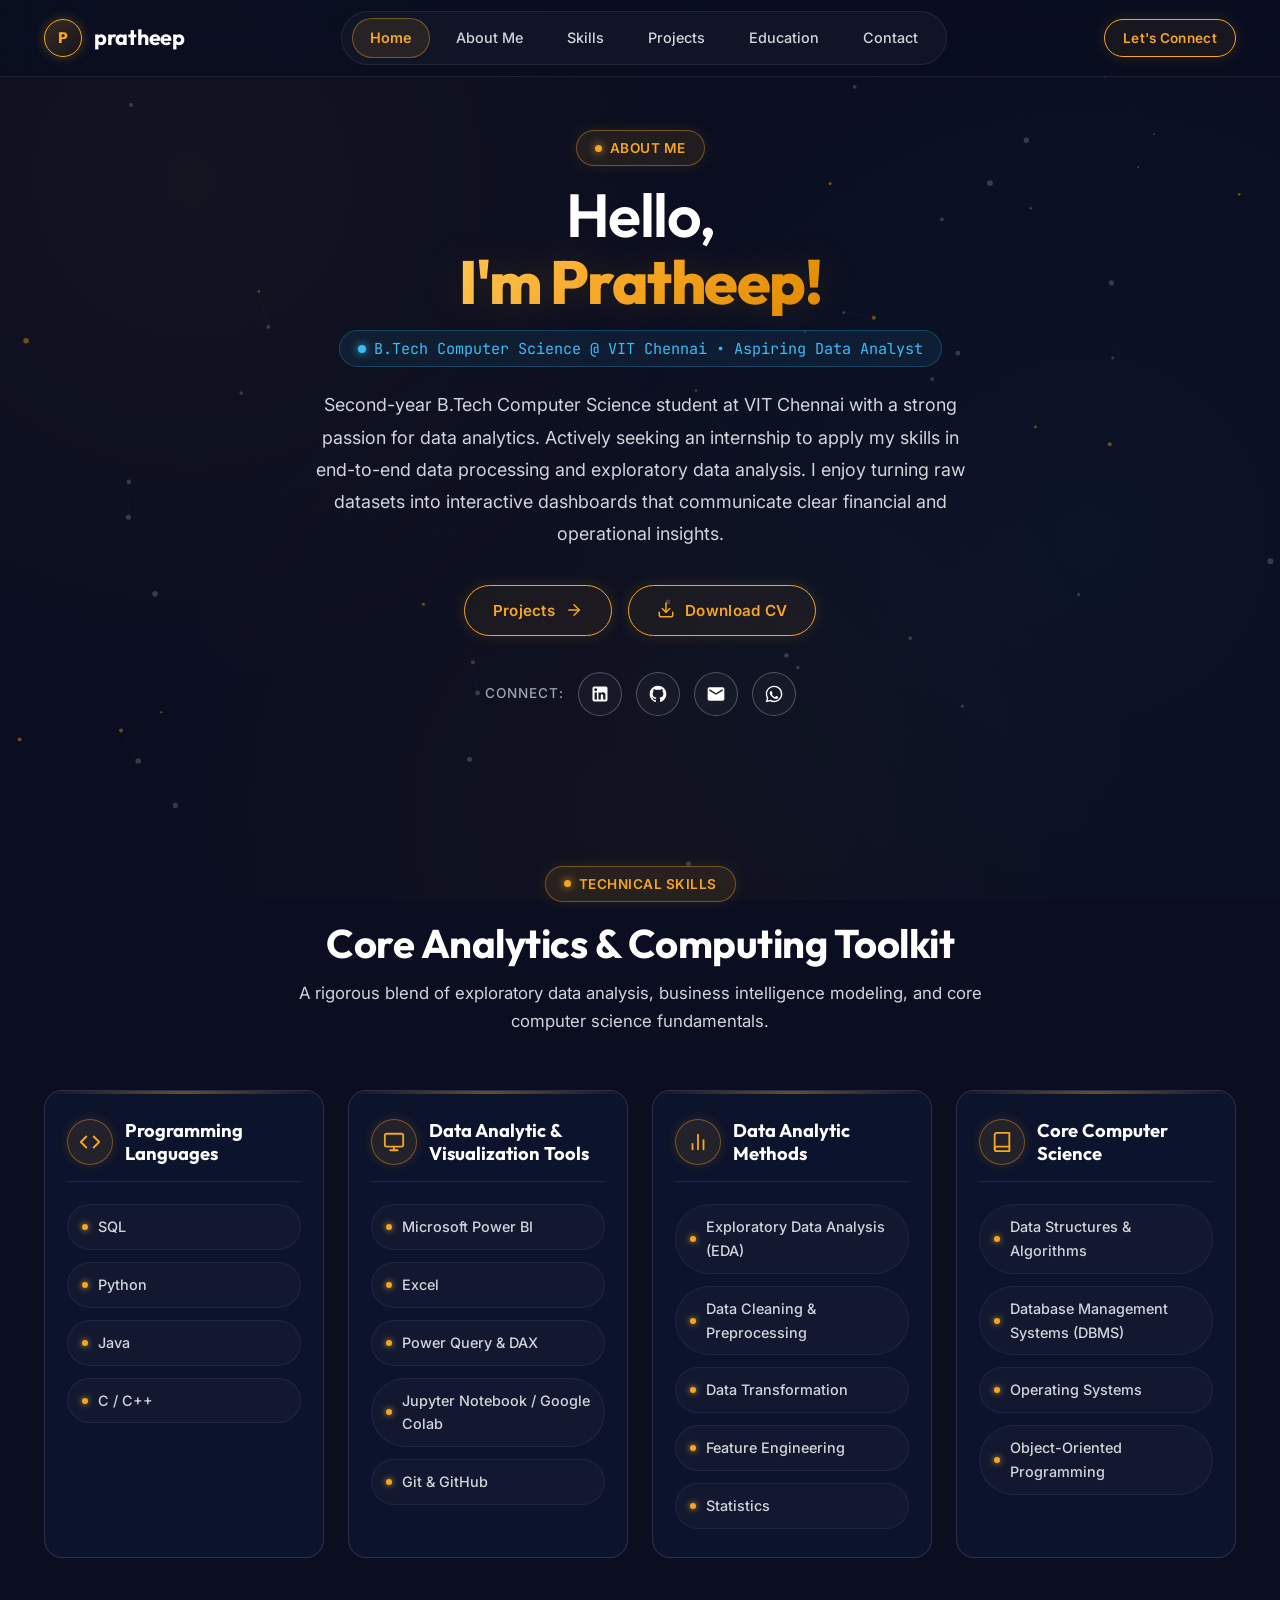
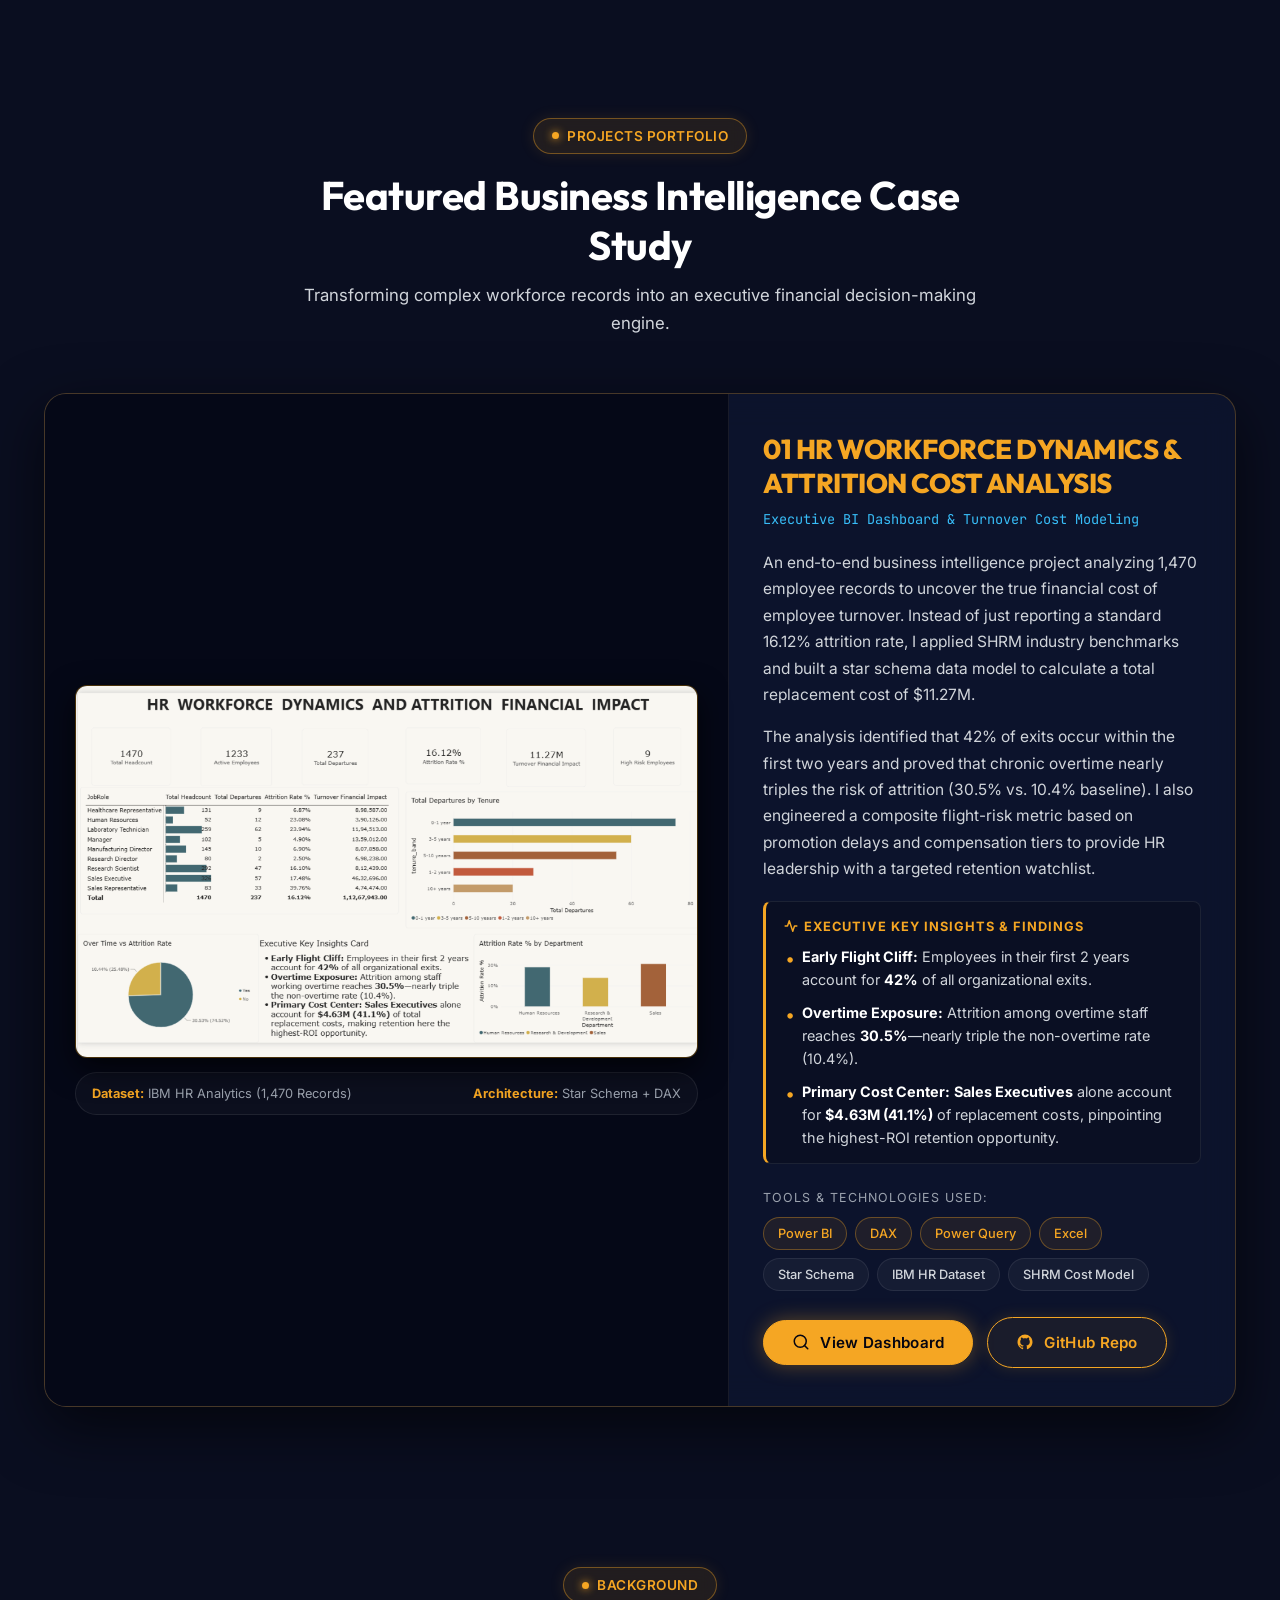
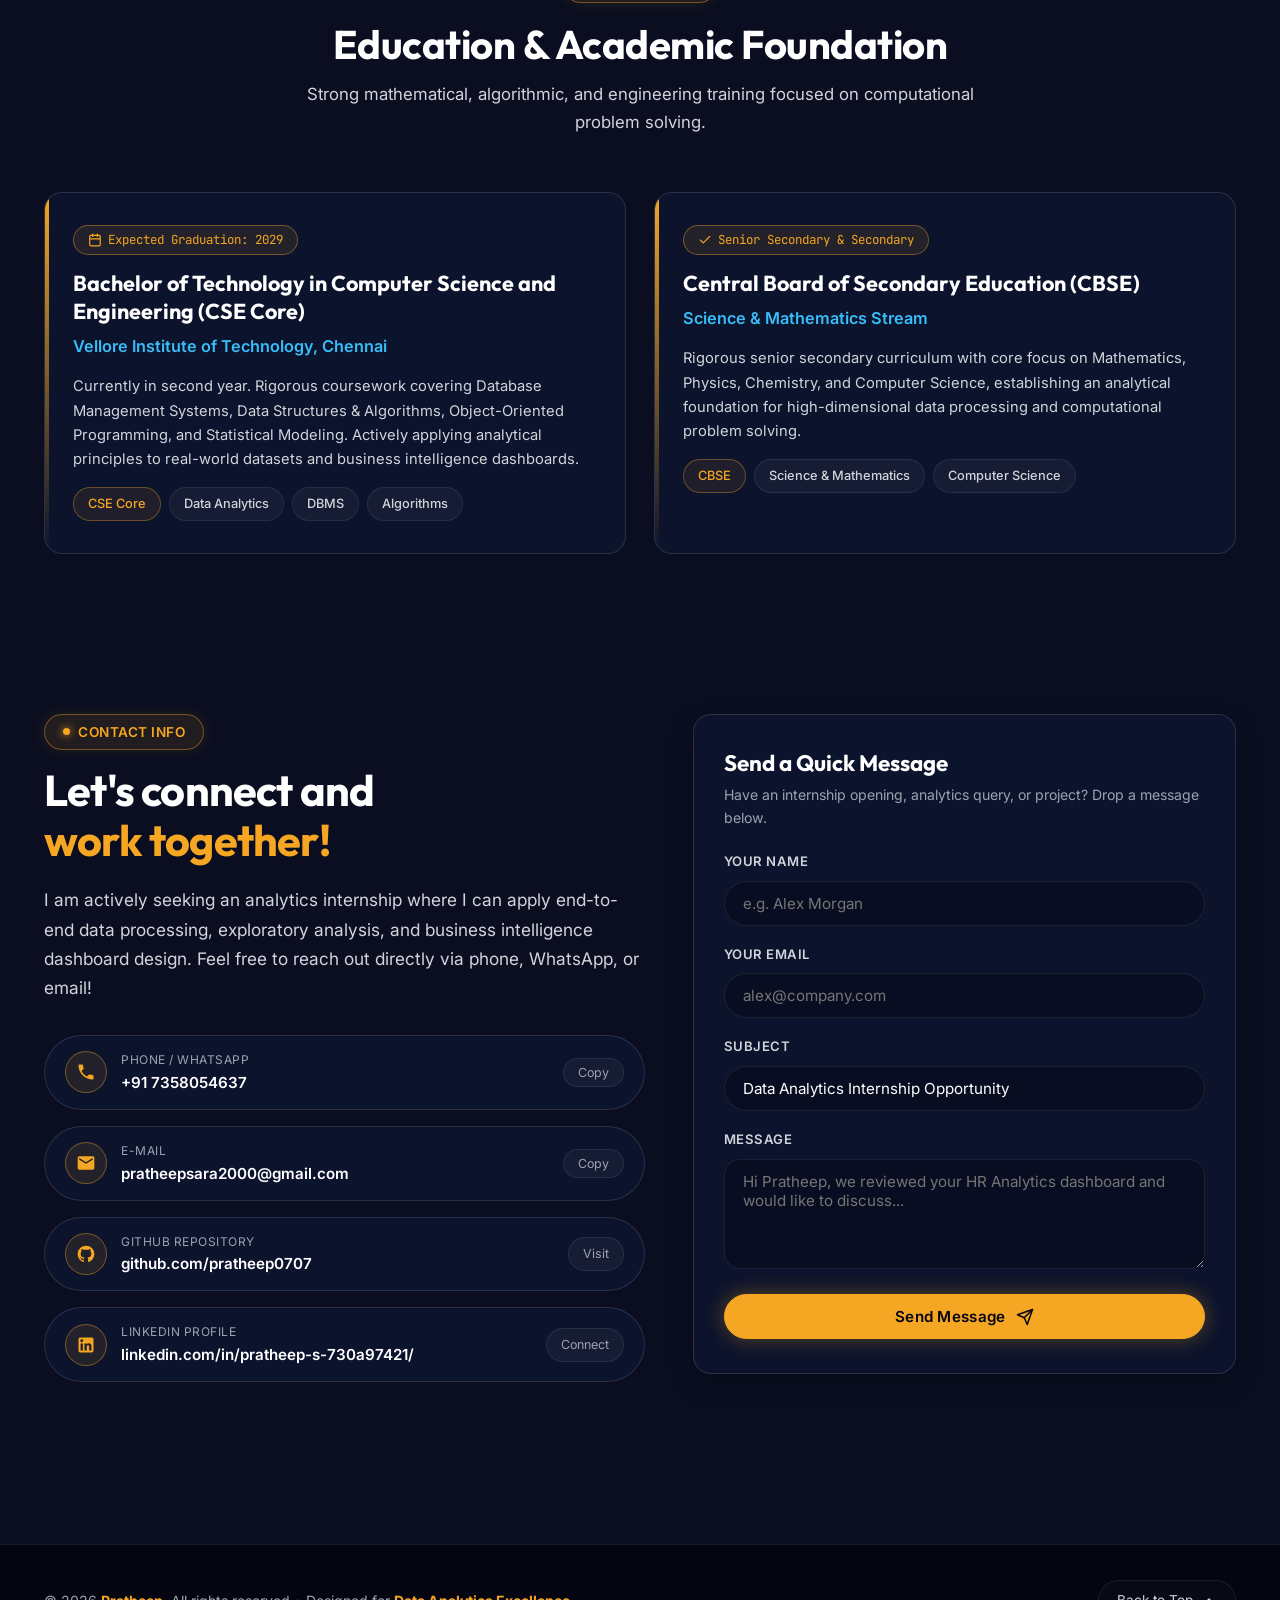
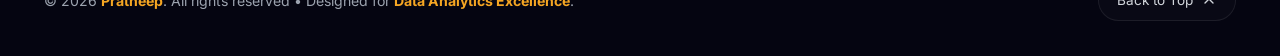
<file: index.html>
<!DOCTYPE html>
<html lang="en">
<head>
  <meta charset="UTF-8">
  <meta name="viewport" content="width=device-width, initial-scale=1.0">
  <title>pratheep</title>
  <meta name="description" content="Portfolio of Pratheep - Data Analyst & 2nd-year B.Tech Computer Science student at VIT Chennai. Specializing in Power BI, DAX, SQL, and business intelligence dashboards.">

  <!-- Favicon / Tab Icon -->
  <link rel="icon" href="data:image/svg+xml,<svg xmlns='http://www.w3.org/2000/svg' viewBox='0 0 100 100'><rect width='100' height='100' rx='25' fill='%230A0E20'/><text x='50%' y='68%' font-size='56' font-weight='800' fill='%23F5A623' font-family='sans-serif' text-anchor='middle'>P</text></svg>">

  <!-- Google Fonts: Outfit (Headings), Inter (Body), JetBrains Mono (Data/Tech) -->
  <link rel="preconnect" href="https://fonts.googleapis.com">
  <link rel="preconnect" href="https://fonts.gstatic.com" crossorigin>
  <link href="https://fonts.googleapis.com/css2?family=Inter:wght@300;400;500;600;700&family=JetBrains+Mono:wght@400;500;600&family=Outfit:wght@400;500;600;700;800&display=swap" rel="stylesheet">

  <!-- Stylesheet -->
  <link rel="stylesheet" href="css/styles.css">
</head>
<body>

  <!-- Background Animated Data Network Canvas -->
  <canvas id="network-canvas"></canvas>

  <!-- ===================================================================
       SECTION 1: TOP NAVIGATION BAR
       =================================================================== -->
  <header class="navbar" id="navbar">
    <div class="container nav-container">
      <a href="#home" class="nav-brand" aria-label="pratheep">
        <span class="brand-badge">P</span>
        <span class="brand-name">pratheep</span>
      </a>

      <!-- Desktop Nav Menu -->
      <nav>
        <ul class="nav-menu" id="nav-menu">
          <li class="nav-item"><a href="#home" class="nav-link active">Home</a></li>
          <li class="nav-item"><a href="#about" class="nav-link">About Me</a></li>
          <li class="nav-item"><a href="#skills" class="nav-link">Skills</a></li>
          <li class="nav-item"><a href="#projects" class="nav-link">Projects</a></li>
          <li class="nav-item"><a href="#education" class="nav-link">Education</a></li>
          <li class="nav-item"><a href="#contact" class="nav-link">Contact</a></li>
        </ul>
      </nav>

      <!-- Nav Action Button & Mobile Toggle -->
      <div class="nav-actions">
        <a href="#contact" class="btn-pill btn-pill-gold btn-pill-sm">Let's Connect</a>
        <button class="mobile-toggle" id="mobile-toggle" aria-label="Toggle navigation menu">
          <span></span>
          <span></span>
          <span></span>
        </button>
      </div>
    </div>
  </header>

  <!-- ===================================================================
       SECTION 2: HERO SECTION (The Landing View)
       =================================================================== -->
  <section class="section hero-section" id="home">
    <div class="container">
      <div class="hero-clean-layout">
        <div class="pill-badge" id="about">
          <span class="pill-badge-dot"></span>
          About Me
        </div>

        <h1 class="hero-headline">
          <span class="greeting">Hello,</span>
          <span class="name-highlight">I'm Pratheep!</span>
        </h1>

        <div class="hero-role-tag">
          B.Tech Computer Science @ VIT Chennai • Aspiring Data Analyst
        </div>

        <p class="hero-bio">
          Second-year B.Tech Computer Science student at VIT Chennai with a strong passion for data analytics. Actively seeking an internship to apply my skills in end-to-end data processing and exploratory data analysis. I enjoy turning raw datasets into interactive dashboards that communicate clear financial and operational insights.
        </p>

        <div class="hero-actions">
          <!-- Primary Button (Gold Outline): Projects -->
          <a href="#projects" class="btn-pill btn-pill-gold">
            Projects
            <svg width="18" height="18" viewBox="0 0 24 24" fill="none" stroke="currentColor" stroke-width="2" stroke-linecap="round" stroke-linejoin="round">
              <line x1="5" y1="12" x2="19" y2="12"></line>
              <polyline points="12 5 19 12 12 19"></polyline>
            </svg>
          </a>

          <!-- Secondary Button (Gold Outline): Download CV -->
          <a href="assets/resume.pdf" class="btn-pill btn-pill-gold" target="_blank" download="Pratheep_Resume.pdf">
            <svg width="18" height="18" viewBox="0 0 24 24" fill="none" stroke="currentColor" stroke-width="2" stroke-linecap="round" stroke-linejoin="round">
              <path d="M21 15v4a2 2 0 0 1-2 2H5a2 2 0 0 1-2-2v-4"></path>
              <polyline points="7 10 12 15 17 10"></polyline>
              <line x1="12" y1="15" x2="12" y2="3"></line>
            </svg>
            Download CV
          </a>
        </div>

        <!-- Social Icons (White Outlines) -->
        <div class="hero-socials">
          <span class="social-label">Connect:</span>
          <!-- LinkedIn Icon -->
          <a href="https://www.linkedin.com/in/pratheep-s-730a97421/" target="_blank" rel="noopener noreferrer" class="social-icon-btn" aria-label="LinkedIn Profile">
            <svg viewBox="0 0 24 24">
              <path d="M19 3a2 2 0 0 1 2 2v14a2 2 0 0 1-2 2H5a2 2 0 0 1-2-2V5a2 2 0 0 1 2-2h14m-.5 15.5v-5.3a3.26 3.26 0 0 0-3.26-3.26c-.85 0-1.84.52-2.28 1.3v-1.11h-2.79v8.37h2.79v-4.93c0-.77.62-1.4 1.39-1.4a1.4 1.4 0 0 1 1.4 1.4v4.93h2.75M6.88 8.56a1.68 1.68 0 0 0 1.68-1.68c0-.93-.75-1.69-1.68-1.69a1.69 1.69 0 0 0-1.69 1.69c0 .93.76 1.68 1.69 1.68m1.39 9.94v-8.37H5.5v8.37h2.77z"/>
            </svg>
          </a>

          <!-- GitHub Icon -->
          <a href="https://github.com/pratheep0707" target="_blank" rel="noopener noreferrer" class="social-icon-btn" aria-label="GitHub Profile">
            <svg viewBox="0 0 24 24">
              <path d="M12 2A10 10 0 0 0 2 12c0 4.42 2.87 8.17 6.84 9.5.5.08.66-.23.66-.5v-1.69c-2.77.6-3.36-1.34-3.36-1.34-.46-1.16-1.11-1.47-1.11-1.47-.91-.62.07-.6.07-.6 1 .07 1.53 1.03 1.53 1.03.87 1.52 2.34 1.07 2.91.83.1-.65.35-1.09.63-1.34-2.22-.25-4.55-1.11-4.55-4.92 0-1.11.38-2 1.03-2.71-.1-.25-.45-1.29.1-2.64 0 0 .84-.27 2.75 1.02.79-.22 1.65-.33 2.5-.33.85 0 1.71.11 2.5.33 1.91-1.29 2.75-1.02 2.75-1.02.55 1.35.2 2.39.1 2.64.65.71 1.03 1.6 1.03 2.71 0 3.82-2.34 4.66-4.57 4.91.36.31.69.92.69 1.85V21c0 .27.16.59.67.5C19.14 20.16 22 16.42 22 12A10 10 0 0 0 12 2z"/>
            </svg>
          </a>

          <!-- Email Icon -->
          <a href="mailto:pratheepsara2000@gmail.com" class="social-icon-btn" aria-label="Send Email">
            <svg viewBox="0 0 24 24">
              <path d="M20 4H4c-1.1 0-1.99.9-1.99 2L2 18c0 1.1.9 2 2 2h16c1.1 0 2-.9 2-2V6c0-1.1-.9-2-2-2zm0 4l-8 5-8-5V6l8 5 8-5v2z"/>
            </svg>
          </a>

          <!-- WhatsApp Icon -->
          <a href="https://wa.me/917358054637" target="_blank" rel="noopener noreferrer" class="social-icon-btn" aria-label="WhatsApp Contact">
            <svg viewBox="0 0 24 24">
              <path d="M12.04 2c-5.46 0-9.91 4.45-9.91 9.91 0 1.75.46 3.45 1.32 4.95L2.05 22l5.25-1.38c1.45.79 3.08 1.21 4.74 1.21 5.46 0 9.91-4.45 9.91-9.91 0-2.65-1.03-5.14-2.9-7.01A9.816 9.816 0 0 0 12.04 2m.01 1.67c2.2 0 4.26.86 5.82 2.42a8.225 8.225 0 0 1 2.41 5.83c0 4.54-3.7 8.24-8.24 8.24-1.48 0-2.93-.4-4.2-1.15l-.3-.18-3.12.82.83-3.04-.2-.31a8.196 8.196 0 0 1-1.26-4.38c0-4.54 3.7-8.24 8.24-8.24m4.52 11.53c-.25-.13-1.47-.72-1.7-.81-.23-.09-.39-.13-.56.13-.17.25-.64.81-.79.97-.14.17-.29.19-.54.06-.25-.13-1.06-.39-2.03-1.25-.75-.67-1.26-1.5-1.41-1.75-.15-.25-.02-.39.11-.51.11-.11.25-.29.37-.44.13-.14.17-.25.25-.42.08-.17.04-.31-.02-.44-.06-.13-.56-1.35-.77-1.85-.2-.49-.41-.42-.56-.43h-.48c-.17 0-.44.06-.67.31-.23.25-.88.86-.88 2.1 0 1.24.9 2.44 1.03 2.61.13.17 1.78 2.72 4.31 3.81.6.26 1.07.42 1.44.53.61.19 1.16.17 1.6.1.49-.07 1.47-.6 1.68-1.18.21-.58.21-1.07.15-1.18-.06-.1-.23-.17-.48-.3"/>
            </svg>
          </a>
        </div>
      </div>
  </section>

  <!-- ===================================================================
       SECTION 3: TECHNICAL SKILLS
       =================================================================== -->
  <section class="section" id="skills">
    <div class="container">
      
      <!-- Section Title: Technical Skills (in a Gold Pill badge) -->
      <div class="section-header">
        <div class="pill-badge">
          <span class="pill-badge-dot"></span>
          Technical Skills
        </div>
        <h2>Core Analytics &amp; Computing Toolkit</h2>
        <p>A rigorous blend of exploratory data analysis, business intelligence modeling, and core computer science fundamentals.</p>
      </div>

      <!-- 4-Column Grid Layout -->
      <div class="skills-grid">
        
        <!-- Column 1: Programming Languages -->
        <div class="skill-col-card">
          <div class="skill-col-header">
            <div class="skill-icon-wrap">
              <svg viewBox="0 0 24 24" fill="none" stroke="currentColor" stroke-width="2" stroke-linecap="round" stroke-linejoin="round">
                <polyline points="16 18 22 12 16 6"></polyline>
                <polyline points="8 6 2 12 8 18"></polyline>
              </svg>
            </div>
            <h3 class="skill-col-title">Programming Languages</h3>
          </div>
          <ul class="skill-list">
            <li class="skill-item">
              <span class="skill-bullet"></span>
              <span>SQL</span>
            </li>
            <li class="skill-item">
              <span class="skill-bullet"></span>
              <span>Python</span>
            </li>
            <li class="skill-item">
              <span class="skill-bullet"></span>
              <span>Java</span>
            </li>
            <li class="skill-item">
              <span class="skill-bullet"></span>
              <span>C / C++</span>
            </li>
          </ul>
        </div>

        <!-- Column 2: Data Analytic & Visualization Tools -->
        <div class="skill-col-card">
          <div class="skill-col-header">
            <div class="skill-icon-wrap">
              <svg viewBox="0 0 24 24" fill="none" stroke="currentColor" stroke-width="2" stroke-linecap="round" stroke-linejoin="round">
                <rect x="2" y="3" width="20" height="14" rx="2" ry="2"></rect>
                <line x1="8" y1="21" x2="16" y2="21"></line>
                <line x1="12" y1="17" x2="12" y2="21"></line>
              </svg>
            </div>
            <h3 class="skill-col-title">Data Analytic &amp; Visualization Tools</h3>
          </div>
          <ul class="skill-list">
            <li class="skill-item">
              <span class="skill-bullet"></span>
              <span>Microsoft Power BI</span>
            </li>
            <li class="skill-item">
              <span class="skill-bullet"></span>
              <span>Excel</span>
            </li>
            <li class="skill-item">
              <span class="skill-bullet"></span>
              <span>Power Query &amp; DAX</span>
            </li>
            <li class="skill-item">
              <span class="skill-bullet"></span>
              <span>Jupyter Notebook / Google Colab</span>
            </li>
            <li class="skill-item">
              <span class="skill-bullet"></span>
              <span>Git &amp; GitHub</span>
            </li>
          </ul>
        </div>

        <!-- Column 3: Data Analytic Methods -->
        <div class="skill-col-card">
          <div class="skill-col-header">
            <div class="skill-icon-wrap">
              <svg viewBox="0 0 24 24" fill="none" stroke="currentColor" stroke-width="2" stroke-linecap="round" stroke-linejoin="round">
                <line x1="18" y1="20" x2="18" y2="10"></line>
                <line x1="12" y1="20" x2="12" y2="4"></line>
                <line x1="6" y1="20" x2="6" y2="14"></line>
              </svg>
            </div>
            <h3 class="skill-col-title">Data Analytic Methods</h3>
          </div>
          <ul class="skill-list">
            <li class="skill-item">
              <span class="skill-bullet"></span>
              <span>Exploratory Data Analysis (EDA)</span>
            </li>
            <li class="skill-item">
              <span class="skill-bullet"></span>
              <span>Data Cleaning &amp; Preprocessing</span>
            </li>
            <li class="skill-item">
              <span class="skill-bullet"></span>
              <span>Data Transformation</span>
            </li>
            <li class="skill-item">
              <span class="skill-bullet"></span>
              <span>Feature Engineering</span>
            </li>
            <li class="skill-item">
              <span class="skill-bullet"></span>
              <span>Statistics</span>
            </li>
          </ul>
        </div>

        <!-- Column 4: Core Computer Science -->
        <div class="skill-col-card">
          <div class="skill-col-header">
            <div class="skill-icon-wrap">
              <svg viewBox="0 0 24 24" fill="none" stroke="currentColor" stroke-width="2" stroke-linecap="round" stroke-linejoin="round">
                <path d="M4 19.5A2.5 2.5 0 0 1 6.5 17H20"></path>
                <path d="M6.5 2H20v20H6.5A2.5 2.5 0 0 1 4 19.5v-15A2.5 2.5 0 0 1 6.5 2z"></path>
              </svg>
            </div>
            <h3 class="skill-col-title">Core Computer Science</h3>
          </div>
          <ul class="skill-list">
            <li class="skill-item">
              <span class="skill-bullet"></span>
              <span>Data Structures &amp; Algorithms</span>
            </li>
            <li class="skill-item">
              <span class="skill-bullet"></span>
              <span>Database Management Systems (DBMS)</span>
            </li>
            <li class="skill-item">
              <span class="skill-bullet"></span>
              <span>Operating Systems</span>
            </li>
            <li class="skill-item">
              <span class="skill-bullet"></span>
              <span>Object-Oriented Programming</span>
            </li>
          </ul>
        </div>

      </div>



    </div>
  </section>

  <!-- ===================================================================
       SECTION 4: PROJECTS PORTFOLIO
       =================================================================== -->
  <section class="section projects-section" id="projects">
    <div class="container">
      
      <div class="section-header">
        <div class="pill-badge">
          <span class="pill-badge-dot"></span>
          Projects Portfolio
        </div>
        <h2>Featured Business Intelligence Case Study</h2>
        <p>Transforming complex workforce records into an executive financial decision-making engine.</p>
      </div>

      <!-- Featured Project Card with Split Layout -->
      <div class="project-featured-card">
        <div class="project-split-layout">
          
          <!-- Left/Top: High-Resolution Dashboard Image Block -->
          <div class="project-media-block">
            <div class="project-preview-wrap" id="dashboard-trigger" title="Click to view full-screen high resolution">
              <img src="assets/dashboard_preview.png" alt="HR Workforce Dynamics and Attrition Financial Impact Power BI Dashboard" class="project-preview-img" id="main-dashboard-img">
              <div class="preview-overlay">
                <span class="zoom-indicator-btn">
                  <svg width="18" height="18" viewBox="0 0 24 24" fill="none" stroke="currentColor" stroke-width="2.5" stroke-linecap="round" stroke-linejoin="round">
                    <circle cx="11" cy="11" r="8"></circle>
                    <line x1="21" y1="21" x2="16.65" y2="16.65"></line>
                    <line x1="11" y1="8" x2="11" y2="14"></line>
                    <line x1="8" y1="11" x2="14" y2="11"></line>
                  </svg>
                  Inspect High-Res Dashboard
                </span>
              </div>
            </div>

            <!-- Dataset Source Banner -->
            <div class="dataset-banner">
              <span><strong>Dataset:</strong> IBM HR Analytics (1,470 Records)</span>
              <span><strong>Architecture:</strong> Star Schema + DAX</span>
            </div>
          </div>

          <!-- Right/Bottom: Project Details -->
          <div class="project-info-block">
            <div>
              <!-- Section Title: 01 HR WORKFORCE DYNAMICS & ATTRITION COST ANALYSIS (Gold text) -->
              <h3 class="project-title-gold">01 HR WORKFORCE DYNAMICS &amp; ATTRITION COST ANALYSIS</h3>
              <span class="project-subtitle">Executive BI Dashboard &amp; Turnover Cost Modeling</span>

              <!-- Project Description Paragraphs -->
              <p class="project-desc-text">
                An end-to-end business intelligence project analyzing 1,470 employee records to uncover the true financial cost of employee turnover. Instead of just reporting a standard 16.12% attrition rate, I applied SHRM industry benchmarks and built a star schema data model to calculate a total replacement cost of $11.27M.
              </p>

              <p class="project-desc-text">
                The analysis identified that 42% of exits occur within the first two years and proved that chronic overtime nearly triples the risk of attrition (30.5% vs. 10.4% baseline). I also engineered a composite flight-risk metric based on promotion delays and compensation tiers to provide HR leadership with a targeted retention watchlist.
              </p>

              <!-- Key Insights Card -->
              <div class="project-insights-box">
                <div class="insights-title">
                  <svg width="14" height="14" viewBox="0 0 24 24" fill="none" stroke="currentColor" stroke-width="2.5" stroke-linecap="round" stroke-linejoin="round">
                    <polyline points="22 12 18 12 15 21 9 3 6 12 2 12"></polyline>
                  </svg>
                  Executive Key Insights &amp; Findings
                </div>
                <ul class="insights-list">
                  <li><strong>Early Flight Cliff:</strong> Employees in their first 2 years account for <strong>42%</strong> of all organizational exits.</li>
                  <li><strong>Overtime Exposure:</strong> Attrition among overtime staff reaches <strong>30.5%</strong>—nearly triple the non-overtime rate (10.4%).</li>
                  <li><strong>Primary Cost Center:</strong> <strong>Sales Executives</strong> alone account for <strong>$4.63M (41.1%)</strong> of replacement costs, pinpointing the highest-ROI retention opportunity.</li>
                </ul>
              </div>

              <!-- Tools Used (Small Pill Tags) -->
              <div class="project-tools-wrap">
                <span class="tools-label">Tools &amp; Technologies Used:</span>
                <div class="tools-pills">
                  <span class="tag-pill tag-pill-gold">Power BI</span>
                  <span class="tag-pill tag-pill-gold">DAX</span>
                  <span class="tag-pill tag-pill-gold">Power Query</span>
                  <span class="tag-pill tag-pill-gold">Excel</span>
                  <span class="tag-pill">Star Schema</span>
                  <span class="tag-pill">IBM HR Dataset</span>
                  <span class="tag-pill">SHRM Cost Model</span>
                </div>
              </div>
            </div>

            <!-- Action Buttons -->
            <div class="project-actions">
              <!-- View Dashboard Button (triggers modal) -->
              <button class="btn-pill btn-pill-gold-solid" id="view-dashboard-btn">
                <svg width="18" height="18" viewBox="0 0 24 24" fill="none" stroke="currentColor" stroke-width="2" stroke-linecap="round" stroke-linejoin="round">
                  <circle cx="11" cy="11" r="8"></circle>
                  <line x1="21" y1="21" x2="16.65" y2="16.65"></line>
                </svg>
                View Dashboard
              </button>

              <!-- GitHub Repo Button -->
              <a href="https://github.com/pratheep0707" target="_blank" rel="noopener noreferrer" class="btn-pill btn-pill-gold">
                <svg width="18" height="18" viewBox="0 0 24 24" fill="currentColor">
                  <path d="M12 2A10 10 0 0 0 2 12c0 4.42 2.87 8.17 6.84 9.5.5.08.66-.23.66-.5v-1.69c-2.77.6-3.36-1.34-3.36-1.34-.46-1.16-1.11-1.47-1.11-1.47-.91-.62.07-.6.07-.6 1 .07 1.53 1.03 1.53 1.03.87 1.52 2.34 1.07 2.91.83.1-.65.35-1.09.63-1.34-2.22-.25-4.55-1.11-4.55-4.92 0-1.11.38-2 1.03-2.71-.1-.25-.45-1.29.1-2.64 0 0 .84-.27 2.75 1.02.79-.22 1.65-.33 2.5-.33.85 0 1.71.11 2.5.33 1.91-1.29 2.75-1.02 2.75-1.02.55 1.35.2 2.39.1 2.64.65.71 1.03 1.6 1.03 2.71 0 3.82-2.34 4.66-4.57 4.91.36.31.69.92.69 1.85V21c0 .27.16.59.67.5C19.14 20.16 22 16.42 22 12A10 10 0 0 0 12 2z"/>
                </svg>
                GitHub Repo
              </a>
            </div>

          </div>

        </div>
      </div>

    </div>
  </section>

  <!-- ===================================================================
       SECTION 5: BACKGROUND / EDUCATION
       =================================================================== -->
  <section class="section" id="education">
    <div class="container">
      
      <!-- Section Title: Background -->
      <div class="section-header">
        <div class="pill-badge">
          <span class="pill-badge-dot"></span>
          Background
        </div>
        <h2>Education &amp; Academic Foundation</h2>
        <p>Strong mathematical, algorithmic, and engineering training focused on computational problem solving.</p>
      </div>

      <!-- Clean Text-Based Education Grid -->
      <div class="background-grid">
        
        <!-- Block 1: B.Tech CSE @ VIT Chennai -->
        <div class="edu-card">
          <div class="edu-timeline-badge">
            <svg width="14" height="14" viewBox="0 0 24 24" fill="none" stroke="currentColor" stroke-width="2" stroke-linecap="round" stroke-linejoin="round">
              <rect x="3" y="4" width="18" height="18" rx="2" ry="2"></rect>
              <line x1="16" y1="2" x2="16" y2="6"></line>
              <line x1="8" y1="2" x2="8" y2="6"></line>
              <line x1="3" y1="10" x2="21" y2="10"></line>
            </svg>
            Expected Graduation: 2029
          </div>
          <h3 class="edu-degree">Bachelor of Technology in Computer Science and Engineering (CSE Core)</h3>
          <div class="edu-institution">Vellore Institute of Technology, Chennai</div>
          <p class="edu-desc">
            Currently in second year. Rigorous coursework covering Database Management Systems, Data Structures &amp; Algorithms, Object-Oriented Programming, and Statistical Modeling. Actively applying analytical principles to real-world datasets and business intelligence dashboards.
          </p>
          <div style="margin-top: 16px; display:flex; flex-wrap:wrap; gap:8px;">
            <span class="tag-pill tag-pill-gold">CSE Core</span>
            <span class="tag-pill">Data Analytics</span>
            <span class="tag-pill">DBMS</span>
            <span class="tag-pill">Algorithms</span>
          </div>
        </div>

        <!-- Block 2: CBSE -->
        <div class="edu-card">
          <div class="edu-timeline-badge">
            <svg width="14" height="14" viewBox="0 0 24 24" fill="none" stroke="currentColor" stroke-width="2" stroke-linecap="round" stroke-linejoin="round">
              <polyline points="20 6 9 17 4 12"></polyline>
            </svg>
            Senior Secondary &amp; Secondary
          </div>
          <h3 class="edu-degree">Central Board of Secondary Education (CBSE)</h3>
          <div class="edu-institution">Science &amp; Mathematics Stream</div>
          <p class="edu-desc">
            Rigorous senior secondary curriculum with core focus on Mathematics, Physics, Chemistry, and Computer Science, establishing an analytical foundation for high-dimensional data processing and computational problem solving.
          </p>
          <div style="margin-top: 16px; display:flex; flex-wrap:wrap; gap:8px;">
            <span class="tag-pill tag-pill-gold">CBSE</span>
            <span class="tag-pill">Science &amp; Mathematics</span>
            <span class="tag-pill">Computer Science</span>
          </div>
        </div>

      </div>

    </div>
  </section>

  <!-- ===================================================================
       SECTION 6: CONTACT & FOOTER
       =================================================================== -->
  <section class="section" id="contact">
    <div class="container">
      
      <div class="contact-grid">
        
        <!-- Left Side: Contact Info, Icons, Direct Links -->
        <div class="contact-info-col">
          <!-- Small Accent Tag (Pill): Contact Info -->
          <div class="pill-badge">
            <span class="pill-badge-dot"></span>
            Contact Info
          </div>

          <!-- Main Headline (White & Gold) -->
          <h2>Let's connect and <br><span>work together!</span></h2>
          <p class="contact-intro-text">
            I am actively seeking an analytics internship where I can apply end-to-end data processing, exploratory analysis, and business intelligence dashboard design. Feel free to reach out directly via phone, WhatsApp, or email!
          </p>

          <div class="contact-channels">
            
            <!-- Phone (WhatsApp) -->
            <div class="contact-channel-item">
              <div class="channel-left">
                <div class="channel-icon">
                  <!-- Phone SVG -->
                  <svg viewBox="0 0 24 24" fill="currentColor">
                    <path d="M6.62 10.79c1.44 2.83 3.76 5.14 6.59 6.59l2.2-2.2c.27-.27.67-.36 1.02-.24 1.12.37 2.33.57 3.57.57.55 0 1 .45 1 1V20c0 .55-.45 1-1 1-9.39 0-17-7.61-17-17 0-.55.45-1 1-1h3.5c.55 0 1 .45 1 1 0 1.25.2 2.45.57 3.57.11.35.03.74-.25 1.02l-2.2 2.2z"/>
                  </svg>
                </div>
                <div class="channel-details">
                  <span class="channel-label">Phone / WhatsApp</span>
                  <a href="https://wa.me/917358054637" target="_blank" rel="noopener noreferrer" class="channel-value">+91 7358054637</a>
                </div>
              </div>
              <button class="channel-action-btn copy-btn" data-copy="+917358054637" title="Copy Phone Number">Copy</button>
            </div>

            <!-- E-mail -->
            <div class="contact-channel-item">
              <div class="channel-left">
                <div class="channel-icon">
                  <!-- Mail SVG -->
                  <svg viewBox="0 0 24 24" fill="currentColor">
                    <path d="M20 4H4c-1.1 0-1.99.9-1.99 2L2 18c0 1.1.9 2 2 2h16c1.1 0 2-.9 2-2V6c0-1.1-.9-2-2-2zm0 4l-8 5-8-5V6l8 5 8-5v2z"/>
                  </svg>
                </div>
                <div class="channel-details">
                  <span class="channel-label">E-mail</span>
                  <a href="mailto:pratheepsara2000@gmail.com" class="channel-value">pratheepsara2000@gmail.com</a>
                </div>
              </div>
              <button class="channel-action-btn copy-btn" data-copy="pratheepsara2000@gmail.com" title="Copy Email Address">Copy</button>
            </div>

            <!-- GitHub -->
            <div class="contact-channel-item">
              <div class="channel-left">
                <div class="channel-icon">
                  <!-- GitHub SVG -->
                  <svg viewBox="0 0 24 24" fill="currentColor">
                    <path d="M12 2A10 10 0 0 0 2 12c0 4.42 2.87 8.17 6.84 9.5.5.08.66-.23.66-.5v-1.69c-2.77.6-3.36-1.34-3.36-1.34-.46-1.16-1.11-1.47-1.11-1.47-.91-.62.07-.6.07-.6 1 .07 1.53 1.03 1.53 1.03.87 1.52 2.34 1.07 2.91.83.1-.65.35-1.09.63-1.34-2.22-.25-4.55-1.11-4.55-4.92 0-1.11.38-2 1.03-2.71-.1-.25-.45-1.29.1-2.64 0 0 .84-.27 2.75 1.02.79-.22 1.65-.33 2.5-.33.85 0 1.71.11 2.5.33 1.91-1.29 2.75-1.02 2.75-1.02.55 1.35.2 2.39.1 2.64.65.71 1.03 1.6 1.03 2.71 0 3.82-2.34 4.66-4.57 4.91.36.31.69.92.69 1.85V21c0 .27.16.59.67.5C19.14 20.16 22 16.42 22 12A10 10 0 0 0 12 2z"/>
                  </svg>
                </div>
                <div class="channel-details">
                  <span class="channel-label">GitHub Repository</span>
                  <a href="https://github.com/pratheep0707" target="_blank" rel="noopener noreferrer" class="channel-value">github.com/pratheep0707</a>
                </div>
              </div>
              <a href="https://github.com/pratheep0707" target="_blank" rel="noopener noreferrer" class="channel-action-btn">Visit</a>
            </div>

            <!-- LinkedIn -->
            <div class="contact-channel-item">
              <div class="channel-left">
                <div class="channel-icon">
                  <!-- LinkedIn SVG -->
                  <svg viewBox="0 0 24 24" fill="currentColor">
                    <path d="M19 3a2 2 0 0 1 2 2v14a2 2 0 0 1-2 2H5a2 2 0 0 1-2-2V5a2 2 0 0 1 2-2h14m-.5 15.5v-5.3a3.26 3.26 0 0 0-3.26-3.26c-.85 0-1.84.52-2.28 1.3v-1.11h-2.79v8.37h2.79v-4.93c0-.77.62-1.4 1.39-1.4a1.4 1.4 0 0 1 1.4 1.4v4.93h2.75M6.88 8.56a1.68 1.68 0 0 0 1.68-1.68c0-.93-.75-1.69-1.68-1.69a1.69 1.69 0 0 0-1.69 1.69c0 .93.76 1.68 1.69 1.68m1.39 9.94v-8.37H5.5v8.37h2.77z"/>
                  </svg>
                </div>
                <div class="channel-details">
                  <span class="channel-label">LinkedIn Profile</span>
                  <a href="https://www.linkedin.com/in/pratheep-s-730a97421/" target="_blank" rel="noopener noreferrer" class="channel-value">linkedin.com/in/pratheep-s-730a97421/</a>
                </div>
              </div>
              <a href="https://www.linkedin.com/in/pratheep-s-730a97421/" target="_blank" rel="noopener noreferrer" class="channel-action-btn">Connect</a>
            </div>

          </div>
        </div>

        <!-- Right Side: Quick Message Form -->
        <div class="contact-form-card">
          <h3 class="form-title">Send a Quick Message</h3>
          <p class="form-subtitle">Have an internship opening, analytics query, or project? Drop a message below.</p>
          
          <form id="contact-form">
            <div class="form-group">
              <label for="form-name" class="form-label">Your Name</label>
              <input type="text" id="form-name" class="form-input" placeholder="e.g. Alex Morgan" required>
            </div>

            <div class="form-group">
              <label for="form-email" class="form-label">Your Email</label>
              <input type="email" id="form-email" class="form-input" placeholder="alex@company.com" required>
            </div>

            <div class="form-group">
              <label for="form-subject" class="form-label">Subject</label>
              <input type="text" id="form-subject" class="form-input" placeholder="Data Analytics Internship Opportunity" value="Data Analytics Internship Opportunity">
            </div>

            <div class="form-group">
              <label for="form-message" class="form-label">Message</label>
              <textarea id="form-message" class="form-textarea" placeholder="Hi Pratheep, we reviewed your HR Analytics dashboard and would like to discuss..." required></textarea>
            </div>

            <button type="submit" class="btn-pill btn-pill-gold-solid" style="width: 100%;">
              <span>Send Message</span>
              <svg width="18" height="18" viewBox="0 0 24 24" fill="none" stroke="currentColor" stroke-width="2" stroke-linecap="round" stroke-linejoin="round">
                <line x1="22" y1="2" x2="11" y2="13"></line>
                <polygon points="22 2 15 22 11 13 2 9 22 2"></polygon>
              </svg>
            </button>
          </form>
        </div>

      </div>

    </div>
  </section>

  <!-- ===================================================================
       FOOTER
       =================================================================== -->
  <footer class="footer">
    <div class="container footer-content">
      <div class="footer-copy">
        © 2026 <strong>Pratheep</strong>. All rights reserved • Designed for <strong>Data Analytics Excellence</strong>.
      </div>
      <a href="#home" class="back-to-top-btn">
        <span>Back to Top</span>
        <svg width="16" height="16" viewBox="0 0 24 24" fill="none" stroke="currentColor" stroke-width="2" stroke-linecap="round" stroke-linejoin="round">
          <polyline points="18 15 12 9 6 15"></polyline>
        </svg>
      </a>
    </div>
  </footer>

  <!-- ===================================================================
       LIGHTBOX MODAL FOR HIGH-RESOLUTION DASHBOARD
       =================================================================== -->
  <div class="lightbox-modal" id="lightbox-modal" role="dialog" aria-modal="true" aria-label="High Resolution Dashboard Viewer">
    <div class="lightbox-header">
      <div class="lightbox-title">
        <span class="pill-badge-dot"></span>
        HR Workforce Dynamics &amp; Attrition Cost Analysis (Power BI)
      </div>
      <div class="lightbox-controls">
        <button class="lightbox-btn" id="zoom-in" title="Zoom In">+</button>
        <button class="lightbox-btn" id="zoom-out" title="Zoom Out">-</button>
        <button class="lightbox-btn" id="zoom-reset" title="Reset Zoom">Reset</button>
        <button class="lightbox-btn lightbox-btn-close" id="lightbox-close" title="Close Viewer">✕ Close</button>
      </div>
    </div>
    <div class="lightbox-body">
      <img src="assets/dashboard_preview.png" alt="Full Resolution Power BI Dashboard" class="lightbox-img" id="lightbox-img">
    </div>
  </div>

  <!-- Toast Message Element -->
  <div id="toast-msg" class="toast-msg"></div>

  <!-- Scripts -->
  <script src="js/script.js"></script>
</body>
</html>
</file>
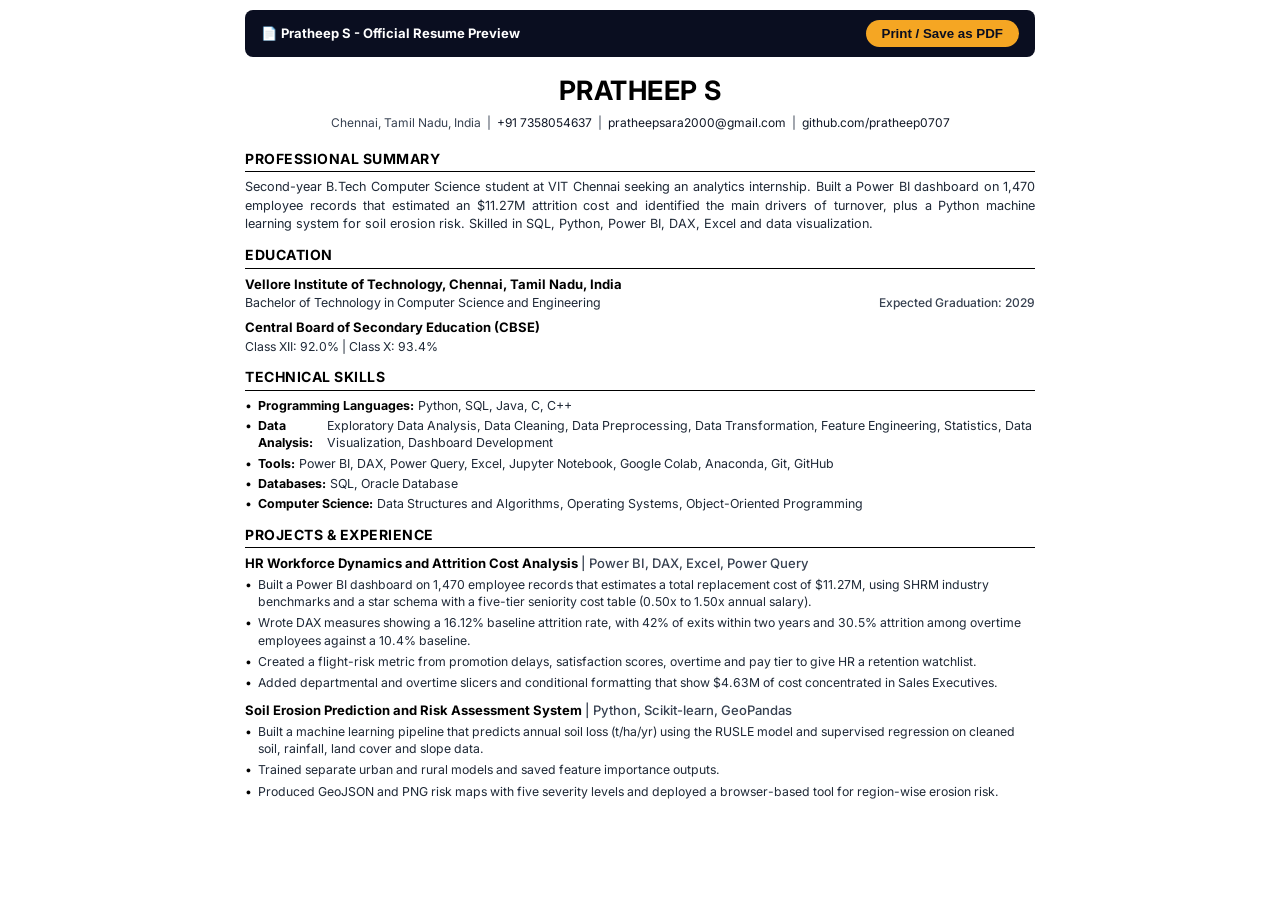
<file: resume.html>
<!DOCTYPE html>
<html lang="en">
<head>
  <meta charset="UTF-8">
  <meta name="viewport" content="width=device-width, initial-scale=1.0">
  <title>Pratheep S - Resume</title>
  <link rel="preconnect" href="https://fonts.googleapis.com">
  <link rel="preconnect" href="https://fonts.gstatic.com" crossorigin>
  <link href="https://fonts.googleapis.com/css2?family=Inter:wght@300;400;500;600;700&display=swap" rel="stylesheet">
  <style>
    @page {
      size: letter;
      margin: 14mm 16mm;
    }
    * {
      box-sizing: border-box;
      margin: 0;
      padding: 0;
    }
    body {
      font-family: 'Inter', -apple-system, BlinkMacSystemFont, 'Segoe UI', Roboto, sans-serif;
      color: #111827;
      background: #ffffff;
      line-height: 1.45;
      font-size: 9.8pt;
    }
    .cv-container {
      max-width: 820px;
      margin: 0 auto;
      padding: 10px 15px;
    }
    .header {
      text-align: center;
      margin-bottom: 12px;
      padding-bottom: 6px;
    }
    .header h1 {
      font-size: 20pt;
      font-weight: 700;
      letter-spacing: 0.5px;
      color: #000000;
      margin-bottom: 4px;
    }
    .header .contact-line {
      font-size: 9pt;
      color: #374151;
      display: flex;
      justify-content: center;
      align-items: center;
      flex-wrap: wrap;
      gap: 6px;
    }
    .header .contact-line a {
      color: #111827;
      text-decoration: none;
    }
    .section {
      margin-bottom: 12px;
    }
    .section-title {
      font-size: 10.5pt;
      font-weight: 700;
      text-transform: uppercase;
      letter-spacing: 0.5px;
      color: #000000;
      border-bottom: 1.5px solid #000000;
      padding-bottom: 2px;
      margin-bottom: 6px;
    }
    p {
      color: #1f2937;
      font-size: 9.5pt;
      line-height: 1.45;
      text-align: justify;
    }
    .edu-block {
      margin-bottom: 6px;
    }
    .edu-row {
      display: flex;
      justify-content: space-between;
      align-items: baseline;
    }
    .edu-inst {
      font-weight: 700;
      font-size: 9.8pt;
      color: #000000;
    }
    .edu-degree {
      font-size: 9.3pt;
      color: #1f2937;
    }
    .edu-timeline {
      font-size: 9pt;
      color: #374151;
      font-weight: 500;
    }
    .edu-scores {
      font-size: 9.2pt;
      color: #1f2937;
      margin-top: 1px;
    }
    .skills-list {
      list-style-type: none;
    }
    .skills-list li {
      margin-bottom: 3px;
      font-size: 9.3pt;
      color: #1f2937;
      line-height: 1.4;
      display: flex;
    }
    .skills-list li::before {
      content: "•";
      margin-right: 6px;
      color: #000000;
    }
    .skills-list strong {
      color: #000000;
      margin-right: 4px;
    }
    .proj-block {
      margin-bottom: 10px;
    }
    .proj-header {
      font-weight: 700;
      font-size: 9.8pt;
      color: #000000;
      margin-bottom: 3px;
    }
    .proj-header span {
      font-weight: 500;
      color: #374151;
    }
    .proj-list {
      list-style-type: none;
      padding-left: 0;
    }
    .proj-list li {
      margin-bottom: 4px;
      font-size: 9.2pt;
      color: #1f2937;
      line-height: 1.4;
      display: flex;
    }
    .proj-list li::before {
      content: "•";
      margin-right: 6px;
      color: #000000;
      flex-shrink: 0;
    }
    @media print {
      body {
        -webkit-print-color-adjust: exact;
        print-color-adjust: exact;
      }
      .no-print {
        display: none;
      }
      .cv-container {
        padding: 0;
      }
    }
    .print-bar {
      background: #0A0E20;
      color: #ffffff;
      padding: 10px 16px;
      display: flex;
      justify-content: space-between;
      align-items: center;
      border-radius: 8px;
      margin-bottom: 14px;
    }
    .print-btn {
      background: #F5A623;
      color: #0A0E20;
      border: none;
      padding: 6px 16px;
      font-weight: 600;
      border-radius: 9999px;
      cursor: pointer;
    }
  </style>
</head>
<body>

  <div class="cv-container">
    <div class="print-bar no-print">
      <span>📄 <strong>Pratheep S - Official Resume Preview</strong></span>
      <button class="print-btn" onclick="window.print()">Print / Save as PDF</button>
    </div>

    <div class="header">
      <h1>PRATHEEP S</h1>
      <div class="contact-line">
        <span>Chennai, Tamil Nadu, India</span>
        <span>|</span>
        <a href="tel:+917358054637">+91 7358054637</a>
        <span>|</span>
        <a href="mailto:pratheepsara2000@gmail.com">pratheepsara2000@gmail.com</a>
        <span>|</span>
        <a href="https://github.com/pratheep0707" target="_blank">github.com/pratheep0707</a>
      </div>
    </div>

    <!-- PROFESSIONAL SUMMARY -->
    <div class="section">
      <div class="section-title">Professional Summary</div>
      <p>
        Second-year B.Tech Computer Science student at VIT Chennai seeking an analytics internship. Built a Power BI dashboard on 1,470 employee records that estimated an $11.27M attrition cost and identified the main drivers of turnover, plus a Python machine learning system for soil erosion risk. Skilled in SQL, Python, Power BI, DAX, Excel and data visualization.
      </p>
    </div>

    <!-- EDUCATION -->
    <div class="section">
      <div class="section-title">Education</div>
      <div class="edu-block">
        <div class="edu-row">
          <span class="edu-inst">Vellore Institute of Technology, Chennai, Tamil Nadu, India</span>
        </div>
        <div class="edu-row">
          <span class="edu-degree">Bachelor of Technology in Computer Science and Engineering</span>
          <span class="edu-timeline">Expected Graduation: 2029</span>
        </div>
      </div>
      <div class="edu-block" style="margin-top: 6px;">
        <div class="edu-row">
          <span class="edu-inst">Central Board of Secondary Education (CBSE)</span>
        </div>
        <div class="edu-scores">
          Class XII: 92.0% | Class X: 93.4%
        </div>
      </div>
    </div>

    <!-- TECHNICAL SKILLS -->
    <div class="section">
      <div class="section-title">Technical Skills</div>
      <ul class="skills-list">
        <li><strong>Programming Languages:</strong> Python, SQL, Java, C, C++</li>
        <li><strong>Data Analysis:</strong> Exploratory Data Analysis, Data Cleaning, Data Preprocessing, Data Transformation, Feature Engineering, Statistics, Data Visualization, Dashboard Development</li>
        <li><strong>Tools:</strong> Power BI, DAX, Power Query, Excel, Jupyter Notebook, Google Colab, Anaconda, Git, GitHub</li>
        <li><strong>Databases:</strong> SQL, Oracle Database</li>
        <li><strong>Computer Science:</strong> Data Structures and Algorithms, Operating Systems, Object-Oriented Programming</li>
      </ul>
    </div>

    <!-- PROJECTS & EXPERIENCE -->
    <div class="section">
      <div class="section-title">Projects & Experience</div>
      
      <!-- Project 1 -->
      <div class="proj-block">
        <div class="proj-header">
          HR Workforce Dynamics and Attrition Cost Analysis <span>| Power BI, DAX, Excel, Power Query</span>
        </div>
        <ul class="proj-list">
          <li>Built a Power BI dashboard on 1,470 employee records that estimates a total replacement cost of $11.27M, using SHRM industry benchmarks and a star schema with a five-tier seniority cost table (0.50x to 1.50x annual salary).</li>
          <li>Wrote DAX measures showing a 16.12% baseline attrition rate, with 42% of exits within two years and 30.5% attrition among overtime employees against a 10.4% baseline.</li>
          <li>Created a flight-risk metric from promotion delays, satisfaction scores, overtime and pay tier to give HR a retention watchlist.</li>
          <li>Added departmental and overtime slicers and conditional formatting that show $4.63M of cost concentrated in Sales Executives.</li>
        </ul>
      </div>

      <!-- Project 2 -->
      <div class="proj-block">
        <div class="proj-header">
          Soil Erosion Prediction and Risk Assessment System <span>| Python, Scikit-learn, GeoPandas</span>
        </div>
        <ul class="proj-list">
          <li>Built a machine learning pipeline that predicts annual soil loss (t/ha/yr) using the RUSLE model and supervised regression on cleaned soil, rainfall, land cover and slope data.</li>
          <li>Trained separate urban and rural models and saved feature importance outputs.</li>
          <li>Produced GeoJSON and PNG risk maps with five severity levels and deployed a browser-based tool for region-wise erosion risk.</li>
        </ul>
      </div>
    </div>

  </div>

</body>
</html>
</file>
<file: css/styles.css>
/* ===================================================================
   PRATHEEP S - DATA ANALYST PORTFOLIO
   Design System & Stylesheet
   Color Palette:
     - Background: Dark Navy / Deep Blue (#0A0E20, #050511)
     - Primary Accent: Golden Yellow (#F5A623)
     - Text: White (#FFFFFF) & Light Gray (#D1D5DB)
     - Button/Tag Style: Pill-shaped (fully rounded) with thin borders
   =================================================================== */

:root {
  /* Colors */
  --bg-main: #0A0E20;
  --bg-deep: #050511;
  --bg-card: rgba(15, 23, 49, 0.72);
  --bg-card-hover: rgba(22, 34, 70, 0.85);
  --bg-card-glass: rgba(10, 14, 32, 0.8);
  --bg-nav: rgba(10, 14, 32, 0.88);

  --accent-gold: #F5A623;
  --accent-gold-light: #FFC857;
  --accent-gold-dark: #D48806;
  --accent-gold-glow: rgba(245, 166, 35, 0.25);
  --accent-gold-subtle: rgba(245, 166, 35, 0.1);

  --accent-cyan: #38BDF8;
  --accent-green: #10B981;
  --accent-red: #EF4444;

  --text-white: #FFFFFF;
  --text-primary: #F3F4F6;
  --text-light-gray: #D1D5DB;
  --text-muted: #9CA3AF;
  --text-dark: #6B7280;

  --border-subtle: rgba(255, 255, 255, 0.08);
  --border-card: rgba(255, 255, 255, 0.12);
  --border-gold: rgba(245, 166, 35, 0.4);
  --border-gold-strong: #F5A623;

  /* Typography */
  --font-heading: 'Outfit', -apple-system, BlinkMacSystemFont, 'Segoe UI', Roboto, sans-serif;
  --font-body: 'Inter', -apple-system, BlinkMacSystemFont, 'Segoe UI', Roboto, sans-serif;
  --font-mono: 'JetBrains Mono', 'Fira Code', monospace;

  /* Radii */
  --radius-pill: 9999px;
  --radius-card: 18px;
  --radius-sm: 8px;
  --radius-md: 12px;

  /* Shadows */
  --shadow-sm: 0 2px 8px rgba(0, 0, 0, 0.3);
  --shadow-card: 0 10px 30px -10px rgba(0, 0, 0, 0.5);
  --shadow-gold-glow: 0 0 25px rgba(245, 166, 35, 0.25);
  --shadow-gold-strong: 0 0 35px rgba(245, 166, 35, 0.45);

  /* Transitions */
  --transition-fast: 0.2s cubic-bezier(0.4, 0, 0.2, 1);
  --transition-normal: 0.3s cubic-bezier(0.4, 0, 0.2, 1);
  --transition-slow: 0.5s cubic-bezier(0.4, 0, 0.2, 1);
}

/* Reset & Box Sizing */
*, *::before, *::after {
  box-sizing: border-box;
  margin: 0;
  padding: 0;
}

html {
  scroll-behavior: smooth;
  scroll-padding-top: 85px;
  -webkit-text-size-adjust: 100%;
}

body {
  background-color: var(--bg-main);
  color: var(--text-light-gray);
  font-family: var(--font-body);
  font-size: 16px;
  line-height: 1.65;
  overflow-x: hidden;
  position: relative;
  background-image: 
    radial-gradient(circle at 15% 20%, rgba(245, 166, 35, 0.04) 0%, transparent 40%),
    radial-gradient(circle at 85% 60%, rgba(56, 189, 248, 0.03) 0%, transparent 45%),
    radial-gradient(circle at 50% 90%, rgba(245, 166, 35, 0.03) 0%, transparent 50%);
  background-attachment: fixed;
}

/* Canvas Background for Dynamic Node Network */
#network-canvas {
  position: fixed;
  top: 0;
  left: 0;
  width: 100%;
  height: 100%;
  pointer-events: none;
  z-index: 0;
  opacity: 0.55;
}

/* Typography Defaults */
h1, h2, h3, h4, h5, h6 {
  color: var(--text-white);
  font-family: var(--font-heading);
  font-weight: 700;
  line-height: 1.25;
}

p {
  color: var(--text-light-gray);
  font-size: 1rem;
}

a {
  color: inherit;
  text-decoration: none;
  transition: var(--transition-fast);
}

img {
  max-width: 100%;
  height: auto;
  display: block;
}

button {
  font-family: inherit;
  cursor: pointer;
  border: none;
  background: none;
  outline: none;
}

/* Container */
.container {
  width: 100%;
  max-width: 1240px;
  margin-left: auto;
  margin-right: auto;
  padding-left: 24px;
  padding-right: 24px;
  position: relative;
  z-index: 1;
}

/* Section Spacing */
.section {
  padding: 80px 0;
  position: relative;
}

@media (max-width: 768px) {
  .section {
    padding: 55px 0;
  }
}

/* Pill Badges */
.pill-badge {
  display: inline-flex;
  align-items: center;
  gap: 8px;
  padding: 6px 18px;
  border-radius: var(--radius-pill);
  font-size: 0.85rem;
  font-weight: 600;
  letter-spacing: 0.5px;
  text-transform: uppercase;
  background: var(--accent-gold-subtle);
  border: 1px solid var(--border-gold);
  color: var(--accent-gold);
  backdrop-filter: blur(8px);
  margin-bottom: 16px;
  box-shadow: 0 0 15px rgba(245, 166, 35, 0.12);
}

.pill-badge-dot {
  width: 7px;
  height: 7px;
  border-radius: 50%;
  background-color: var(--accent-gold);
  box-shadow: 0 0 8px var(--accent-gold);
}

.pill-badge-cyan {
  background: rgba(56, 189, 248, 0.1);
  border-color: rgba(56, 189, 248, 0.35);
  color: var(--accent-cyan);
}

.pill-badge-cyan .pill-badge-dot {
  background-color: var(--accent-cyan);
  box-shadow: 0 0 8px var(--accent-cyan);
}

/* Pill Buttons */
.btn-pill {
  display: inline-flex;
  align-items: center;
  justify-content: center;
  gap: 10px;
  padding: 12px 28px;
  border-radius: var(--radius-pill);
  font-size: 0.95rem;
  font-weight: 600;
  letter-spacing: 0.3px;
  transition: all var(--transition-normal);
  text-decoration: none;
  position: relative;
  overflow: hidden;
}

.btn-pill-gold {
  border: 1.5px solid var(--accent-gold);
  color: var(--accent-gold);
  background: rgba(245, 166, 35, 0.06);
  box-shadow: 0 0 15px rgba(245, 166, 35, 0.15);
}

.btn-pill-gold:hover {
  background: var(--accent-gold);
  color: var(--bg-deep);
  box-shadow: 0 0 25px rgba(245, 166, 35, 0.5);
  transform: translateY(-2px);
}

.btn-pill-gold-solid {
  background: var(--accent-gold);
  border: 1.5px solid var(--accent-gold);
  color: var(--bg-deep);
  box-shadow: 0 0 20px rgba(245, 166, 35, 0.35);
}

.btn-pill-gold-solid:hover {
  background: var(--accent-gold-light);
  border-color: var(--accent-gold-light);
  box-shadow: 0 0 30px rgba(245, 166, 35, 0.6);
  transform: translateY(-2px);
}

.btn-pill-outline {
  border: 1.5px solid var(--border-card);
  color: var(--text-white);
  background: rgba(255, 255, 255, 0.03);
}

.btn-pill-outline:hover {
  border-color: var(--accent-gold);
  color: var(--accent-gold);
  background: var(--accent-gold-subtle);
  transform: translateY(-2px);
}

.btn-pill-sm {
  padding: 7px 18px;
  font-size: 0.85rem;
}

/* Small Tag Pills (Tech stacks, filters) */
.tag-pill {
  display: inline-flex;
  align-items: center;
  gap: 6px;
  padding: 5px 14px;
  border-radius: var(--radius-pill);
  font-size: 0.8rem;
  font-weight: 500;
  border: 1px solid var(--border-subtle);
  background: rgba(255, 255, 255, 0.04);
  color: var(--text-light-gray);
  transition: all var(--transition-fast);
}

.tag-pill:hover {
  border-color: var(--accent-gold);
  color: var(--accent-gold);
  background: var(--accent-gold-subtle);
  transform: translateY(-1px);
}

.tag-pill-gold {
  border-color: rgba(245, 166, 35, 0.35);
  background: rgba(245, 166, 35, 0.08);
  color: var(--accent-gold);
}

/* Social Outline Icons */
.social-icon-btn {
  display: inline-flex;
  align-items: center;
  justify-content: center;
  width: 44px;
  height: 44px;
  border-radius: 50%;
  border: 1.5px solid rgba(255, 255, 255, 0.25);
  color: var(--text-white);
  background: rgba(255, 255, 255, 0.03);
  transition: all var(--transition-normal);
  backdrop-filter: blur(5px);
}

.social-icon-btn svg {
  width: 20px;
  height: 20px;
  fill: currentColor;
  transition: transform var(--transition-fast);
}

.social-icon-btn:hover {
  border-color: var(--accent-gold);
  color: var(--accent-gold);
  background: var(--accent-gold-subtle);
  box-shadow: 0 0 18px rgba(245, 166, 35, 0.3);
  transform: translateY(-3px);
}

.social-icon-btn:hover svg {
  transform: scale(1.1);
}

/* ===================================================================
   SECTION 1: TOP NAVIGATION BAR
   =================================================================== */
.navbar {
  position: fixed;
  top: 0;
  left: 0;
  right: 0;
  z-index: 1000;
  background: var(--bg-nav);
  backdrop-filter: blur(16px);
  -webkit-backdrop-filter: blur(16px);
  border-bottom: 1px solid var(--border-subtle);
  transition: all var(--transition-normal);
}

.navbar.scrolled {
  background: rgba(5, 5, 17, 0.95);
  border-bottom-color: rgba(245, 166, 35, 0.2);
  box-shadow: 0 10px 30px rgba(0, 0, 0, 0.4);
}

.nav-container {
  display: flex;
  align-items: center;
  justify-content: space-between;
  height: 76px;
}

.nav-brand {
  display: flex;
  align-items: center;
  gap: 12px;
  font-family: var(--font-heading);
  font-weight: 700;
  font-size: 1.35rem;
  color: var(--text-white);
  letter-spacing: -0.3px;
}

.brand-badge {
  display: inline-flex;
  align-items: center;
  justify-content: center;
  width: 38px;
  height: 38px;
  border-radius: var(--radius-pill);
  background: linear-gradient(135deg, rgba(245, 166, 35, 0.2) 0%, rgba(245, 166, 35, 0.05) 100%);
  border: 1.5px solid var(--accent-gold);
  color: var(--accent-gold);
  font-size: 0.95rem;
  font-weight: 800;
  box-shadow: 0 0 12px rgba(245, 166, 35, 0.3);
}

.brand-text {
  display: flex;
  flex-direction: column;
}

.brand-name {
  color: var(--text-white);
  line-height: 1.1;
}

.brand-name span {
  color: var(--accent-gold);
}

.brand-role {
  font-size: 0.7rem;
  text-transform: uppercase;
  letter-spacing: 1.5px;
  color: var(--text-muted);
  font-weight: 600;
  font-family: var(--font-mono);
}

/* Nav Menu */
.nav-menu {
  display: flex;
  align-items: center;
  list-style: none;
  gap: 8px;
  background: rgba(255, 255, 255, 0.03);
  padding: 6px 10px;
  border-radius: var(--radius-pill);
  border: 1px solid var(--border-subtle);
}

.nav-item {
  position: relative;
}

.nav-link {
  display: inline-block;
  padding: 8px 18px;
  font-size: 0.9rem;
  font-weight: 500;
  color: var(--text-light-gray);
  border-radius: var(--radius-pill);
  transition: all var(--transition-fast);
}

.nav-link:hover {
  color: var(--accent-gold);
  background: rgba(245, 166, 35, 0.08);
}

.nav-link.active {
  color: var(--accent-gold);
  background: var(--accent-gold-subtle);
  font-weight: 600;
  box-shadow: inset 0 0 0 1px var(--border-gold);
}

/* Nav Actions */
.nav-actions {
  display: flex;
  align-items: center;
  gap: 12px;
}

/* Hamburger for Mobile */
.mobile-toggle {
  display: none;
  flex-direction: column;
  justify-content: center;
  align-items: center;
  width: 40px;
  height: 40px;
  border-radius: var(--radius-pill);
  border: 1.5px solid var(--border-subtle);
  background: rgba(255, 255, 255, 0.03);
  cursor: pointer;
  gap: 5px;
  transition: all var(--transition-fast);
}

.mobile-toggle span {
  display: block;
  width: 20px;
  height: 2px;
  background-color: var(--text-white);
  border-radius: 2px;
  transition: all var(--transition-fast);
}

.mobile-toggle.active span:nth-child(1) {
  transform: translateY(7px) rotate(45deg);
}

.mobile-toggle.active span:nth-child(2) {
  opacity: 0;
}

.mobile-toggle.active span:nth-child(3) {
  transform: translateY(-7px) rotate(-45deg);
}

/* ===================================================================
   SECTION 2: HERO SECTION
   =================================================================== */
.hero-section {
  padding-top: 130px;
  padding-bottom: 70px;
  position: relative;
}

.hero-clean-layout {
  max-width: 820px;
  margin: 0 auto;
  display: flex;
  flex-direction: column;
  align-items: center;
  text-align: center;
  position: relative;
  z-index: 2;
}

.hero-headline {
  font-size: 3.8rem;
  letter-spacing: -1.5px;
  line-height: 1.1;
  margin-bottom: 14px;
  text-align: center;
}

.hero-headline .greeting {
  color: var(--text-white);
  display: block;
  font-weight: 600;
}

.hero-headline .name-highlight {
  color: var(--accent-gold);
  background: linear-gradient(135deg, #FFC857 0%, #F5A623 50%, #E08A00 100%);
  -webkit-background-clip: text;
  -webkit-text-fill-color: transparent;
  display: inline-block;
  font-weight: 800;
  text-shadow: 0 0 40px rgba(245, 166, 35, 0.2);
}

.hero-role-tag {
  display: inline-flex;
  align-items: center;
  gap: 8px;
  font-family: var(--font-mono);
  font-size: 0.95rem;
  color: var(--accent-cyan);
  background: rgba(56, 189, 248, 0.08);
  border: 1px solid rgba(56, 189, 248, 0.25);
  padding: 5px 18px;
  border-radius: var(--radius-pill);
  margin-bottom: 22px;
}

.hero-role-tag::before {
  content: "";
  display: inline-block;
  width: 8px;
  height: 8px;
  border-radius: 50%;
  background: var(--accent-cyan);
  box-shadow: 0 0 8px var(--accent-cyan);
}

.hero-bio {
  font-size: 1.12rem;
  color: var(--text-light-gray);
  line-height: 1.8;
  margin-bottom: 34px;
  max-width: 680px;
  text-align: center;
}

.hero-actions {
  display: flex;
  align-items: center;
  justify-content: center;
  flex-wrap: wrap;
  gap: 16px;
  margin-bottom: 36px;
}

.hero-socials {
  display: flex;
  align-items: center;
  justify-content: center;
  gap: 14px;
}

.social-label {
  font-size: 0.85rem;
  color: var(--text-muted);
  font-weight: 500;
  text-transform: uppercase;
  letter-spacing: 1px;
}

/* Quick Stats Bar Under Hero */
.hero-quick-stats {
  display: grid;
  grid-template-columns: repeat(4, 1fr);
  gap: 16px;
  margin-top: 50px;
  width: 100%;
}

.stat-card {
  background: var(--bg-card);
  backdrop-filter: blur(12px);
  border: 1px solid var(--border-card);
  border-radius: var(--radius-md);
  padding: 16px 20px;
  transition: all var(--transition-normal);
  position: relative;
  overflow: hidden;
}

.stat-card::after {
  content: "";
  position: absolute;
  top: 0;
  left: 0;
  width: 100%;
  height: 2px;
  background: linear-gradient(90deg, transparent, var(--accent-gold), transparent);
  opacity: 0;
  transition: opacity var(--transition-fast);
}

.stat-card:hover {
  transform: translateY(-3px);
  border-color: var(--border-gold);
  box-shadow: var(--shadow-gold-glow);
}

.stat-card:hover::after {
  opacity: 1;
}

.stat-number {
  font-family: var(--font-heading);
  font-size: 1.85rem;
  font-weight: 700;
  color: var(--accent-gold);
  line-height: 1.1;
  margin-bottom: 4px;
}

.stat-label {
  font-size: 0.8rem;
  color: var(--text-muted);
  font-weight: 500;
  text-transform: uppercase;
  letter-spacing: 0.5px;
}

/* Hero Right Side: Data Graphics Console */
.hero-graphic {
  position: relative;
  display: flex;
  justify-content: center;
}

.data-console-card {
  width: 100%;
  max-width: 470px;
  background: var(--bg-card);
  backdrop-filter: blur(16px);
  -webkit-backdrop-filter: blur(16px);
  border: 1px solid rgba(245, 166, 35, 0.25);
  border-radius: var(--radius-card);
  padding: 24px;
  box-shadow: 0 20px 50px rgba(0, 0, 0, 0.6), var(--shadow-gold-glow);
  position: relative;
  overflow: hidden;
}

.data-console-card::before {
  content: "";
  position: absolute;
  top: -80px;
  right: -80px;
  width: 180px;
  height: 180px;
  background: radial-gradient(circle, rgba(245, 166, 35, 0.2) 0%, transparent 70%);
  pointer-events: none;
}

.console-header {
  display: flex;
  justify-content: space-between;
  align-items: center;
  padding-bottom: 16px;
  border-bottom: 1px solid var(--border-subtle);
  margin-bottom: 18px;
}

.console-title-wrap {
  display: flex;
  align-items: center;
  gap: 10px;
}

.console-indicator {
  width: 9px;
  height: 9px;
  background: #10B981;
  border-radius: 50%;
  box-shadow: 0 0 10px #10B981;
  animation: pulse-green 2s infinite;
}

@keyframes pulse-green {
  0% { transform: scale(0.95); box-shadow: 0 0 0 0 rgba(16, 185, 129, 0.7); }
  70% { transform: scale(1.1); box-shadow: 0 0 0 8px rgba(16, 185, 129, 0); }
  100% { transform: scale(0.95); box-shadow: 0 0 0 0 rgba(16, 185, 129, 0); }
}

.console-title {
  font-family: var(--font-mono);
  font-size: 0.82rem;
  font-weight: 600;
  color: var(--text-white);
  letter-spacing: 0.5px;
}

.console-status-badge {
  font-family: var(--font-mono);
  font-size: 0.72rem;
  padding: 3px 10px;
  border-radius: var(--radius-pill);
  background: rgba(16, 185, 129, 0.1);
  color: #10B981;
  border: 1px solid rgba(16, 185, 129, 0.3);
}

.console-metrics-row {
  display: grid;
  grid-template-columns: repeat(2, 1fr);
  gap: 12px;
  margin-bottom: 18px;
}

.console-metric-item {
  background: rgba(10, 14, 32, 0.7);
  border: 1px solid var(--border-subtle);
  border-radius: var(--radius-sm);
  padding: 12px 14px;
}

.c-metric-title {
  font-size: 0.72rem;
  color: var(--text-muted);
  text-transform: uppercase;
  letter-spacing: 0.5px;
  margin-bottom: 2px;
}

.c-metric-val {
  font-family: var(--font-mono);
  font-size: 1.25rem;
  font-weight: 700;
  color: var(--text-white);
}

.c-metric-val.gold {
  color: var(--accent-gold);
}

.c-metric-val.red {
  color: #F87171;
}

.c-metric-sub {
  font-size: 0.7rem;
  color: var(--accent-cyan);
  margin-top: 2px;
}

/* Query Box in Console */
.console-code-box {
  background: rgba(5, 7, 18, 0.9);
  border: 1px solid var(--border-subtle);
  border-radius: var(--radius-sm);
  padding: 12px 14px;
  margin-bottom: 18px;
  font-family: var(--font-mono);
  font-size: 0.78rem;
  line-height: 1.6;
  position: relative;
}

.code-keyword { color: #F5A623; }
.code-fn { color: #38BDF8; }
.code-str { color: #34D399; }
.code-comment { color: #6B7280; font-style: italic; }

/* Interactive Mini Chart Simulation */
.console-chart-wrap {
  background: rgba(10, 14, 32, 0.7);
  border: 1px solid var(--border-subtle);
  border-radius: var(--radius-sm);
  padding: 12px 14px;
}

.chart-header {
  display: flex;
  justify-content: space-between;
  align-items: center;
  margin-bottom: 8px;
  font-size: 0.75rem;
  color: var(--text-muted);
}

.chart-bars {
  display: flex;
  align-items: flex-end;
  gap: 8px;
  height: 65px;
  padding-top: 6px;
}

.chart-bar-col {
  flex: 1;
  display: flex;
  flex-direction: column;
  align-items: center;
  height: 100%;
  justify-content: flex-end;
}

.chart-bar-fill {
  width: 100%;
  border-radius: 4px 4px 0 0;
  background: linear-gradient(180deg, var(--accent-gold) 0%, rgba(245, 166, 35, 0.3) 100%);
  transition: height 1s ease-in-out;
  position: relative;
}

.chart-bar-fill.active {
  background: linear-gradient(180deg, #FFC857 0%, var(--accent-gold) 100%);
  box-shadow: 0 0 10px rgba(245, 166, 35, 0.4);
}

.chart-bar-label {
  font-size: 0.65rem;
  font-family: var(--font-mono);
  color: var(--text-muted);
  margin-top: 4px;
}

/* ===================================================================
   SECTION 3: TECHNICAL SKILLS
   =================================================================== */
.section-header {
  text-align: center;
  max-width: 700px;
  margin: 0 auto 55px auto;
}

.section-header h2 {
  font-size: 2.5rem;
  letter-spacing: -0.5px;
  margin-bottom: 12px;
}

.section-header p {
  color: var(--text-light-gray);
  font-size: 1.05rem;
}

.skills-grid {
  display: grid;
  grid-template-columns: repeat(4, 1fr);
  gap: 24px;
}

.skill-col-card {
  background: var(--bg-card);
  backdrop-filter: blur(14px);
  -webkit-backdrop-filter: blur(14px);
  border: 1px solid var(--border-card);
  border-radius: var(--radius-card);
  padding: 28px 22px;
  transition: all var(--transition-normal);
  display: flex;
  flex-direction: column;
  position: relative;
  overflow: hidden;
}

.skill-col-card::before {
  content: "";
  position: absolute;
  top: 0;
  left: 0;
  right: 0;
  height: 3px;
  background: linear-gradient(90deg, transparent, var(--border-gold), transparent);
  transition: background var(--transition-normal);
}

.skill-col-card:hover {
  transform: translateY(-6px);
  border-color: var(--border-gold);
  box-shadow: var(--shadow-gold-glow);
  background: var(--bg-card-hover);
}

.skill-col-card:hover::before {
  background: linear-gradient(90deg, var(--accent-gold-light), var(--accent-gold), var(--accent-gold-light));
}

.skill-col-header {
  display: flex;
  align-items: center;
  gap: 12px;
  margin-bottom: 22px;
  padding-bottom: 16px;
  border-bottom: 1px solid var(--border-subtle);
}

.skill-icon-wrap {
  width: 46px;
  height: 46px;
  border-radius: var(--radius-pill);
  background: rgba(245, 166, 35, 0.1);
  border: 1px solid var(--border-gold);
  display: flex;
  align-items: center;
  justify-content: center;
  color: var(--accent-gold);
  flex-shrink: 0;
  box-shadow: 0 0 12px rgba(245, 166, 35, 0.15);
}

.skill-icon-wrap svg {
  width: 22px;
  height: 22px;
}

.skill-col-title {
  font-size: 1.15rem;
  font-weight: 700;
  color: var(--text-white);
  line-height: 1.25;
}

.skill-list {
  list-style: none;
  display: flex;
  flex-direction: column;
  gap: 12px;
}

.skill-item {
  display: flex;
  align-items: center;
  gap: 10px;
  padding: 10px 14px;
  border-radius: var(--radius-pill);
  background: rgba(255, 255, 255, 0.025);
  border: 1px solid rgba(255, 255, 255, 0.06);
  font-size: 0.9rem;
  color: var(--text-light-gray);
  font-weight: 500;
  transition: all var(--transition-fast);
}

.skill-item:hover {
  background: rgba(245, 166, 35, 0.08);
  border-color: var(--border-gold);
  color: var(--text-white);
  transform: translateX(4px);
}

.skill-bullet {
  width: 6px;
  height: 6px;
  border-radius: 50%;
  background: var(--accent-gold);
  flex-shrink: 0;
  box-shadow: 0 0 6px var(--accent-gold);
}

.skills-footer-note {
  text-align: center;
  margin-top: 36px;
  font-size: 0.85rem;
  color: var(--text-muted);
  font-family: var(--font-mono);
}

.skills-footer-note span {
  color: var(--accent-gold);
}

/* ===================================================================
   SECTION 4: PROJECTS PORTFOLIO
   =================================================================== */
.projects-section {
  position: relative;
}

.project-featured-card {
  background: var(--bg-card);
  backdrop-filter: blur(16px);
  -webkit-backdrop-filter: blur(16px);
  border: 1.5px solid rgba(245, 166, 35, 0.25);
  border-radius: 22px;
  overflow: hidden;
  box-shadow: 0 20px 60px rgba(0, 0, 0, 0.6);
  transition: all var(--transition-normal);
}

.project-featured-card:hover {
  border-color: var(--accent-gold);
  box-shadow: 0 20px 60px rgba(0, 0, 0, 0.7), 0 0 35px rgba(245, 166, 35, 0.2);
}

.project-split-layout {
  display: grid;
  grid-template-columns: 1.15fr 0.85fr;
  align-items: stretch;
}

/* Left Image Block */
.project-media-block {
  padding: 30px;
  background: rgba(5, 8, 20, 0.85);
  display: flex;
  flex-direction: column;
  justify-content: center;
  border-right: 1px solid var(--border-subtle);
  position: relative;
}

.project-preview-wrap {
  position: relative;
  border-radius: 12px;
  overflow: hidden;
  border: 1px solid rgba(245, 166, 35, 0.3);
  box-shadow: 0 10px 30px rgba(0, 0, 0, 0.7);
  background: #000;
  cursor: pointer;
  group: hover;
}

.project-preview-img {
  width: 100%;
  height: auto;
  display: block;
  transition: transform var(--transition-slow);
}

.project-preview-wrap:hover .project-preview-img {
  transform: scale(1.025);
}

.preview-overlay {
  position: absolute;
  top: 0;
  left: 0;
  right: 0;
  bottom: 0;
  background: rgba(10, 14, 32, 0.65);
  backdrop-filter: blur(3px);
  display: flex;
  flex-direction: column;
  align-items: center;
  justify-content: center;
  gap: 10px;
  opacity: 0;
  transition: opacity var(--transition-normal);
}

.project-preview-wrap:hover .preview-overlay {
  opacity: 1;
}

.zoom-indicator-btn {
  display: inline-flex;
  align-items: center;
  gap: 8px;
  padding: 10px 22px;
  border-radius: var(--radius-pill);
  background: var(--accent-gold);
  color: var(--bg-deep);
  font-weight: 700;
  font-size: 0.9rem;
  box-shadow: 0 0 20px rgba(245, 166, 35, 0.5);
  transform: translateY(10px);
  transition: transform var(--transition-normal);
}

.project-preview-wrap:hover .zoom-indicator-btn {
  transform: translateY(0);
}

.dataset-banner {
  display: flex;
  justify-content: space-between;
  align-items: center;
  margin-top: 14px;
  padding: 10px 16px;
  background: rgba(255, 255, 255, 0.03);
  border-radius: var(--radius-pill);
  border: 1px solid var(--border-subtle);
  font-size: 0.8rem;
  color: var(--text-muted);
}

.dataset-banner strong {
  color: var(--accent-gold);
}

/* Right Content Block */
.project-info-block {
  padding: 38px 34px;
  display: flex;
  flex-direction: column;
  justify-content: space-between;
}

.project-title-gold {
  font-size: 1.7rem;
  font-weight: 800;
  color: var(--accent-gold);
  line-height: 1.25;
  letter-spacing: -0.5px;
  margin-bottom: 8px;
  text-transform: uppercase;
}

.project-subtitle {
  font-family: var(--font-mono);
  font-size: 0.85rem;
  color: var(--accent-cyan);
  margin-bottom: 20px;
  display: block;
}

.project-desc-text {
  color: var(--text-light-gray);
  font-size: 0.97rem;
  line-height: 1.7;
  margin-bottom: 16px;
}

/* Key Metrics Highlight Grid */
.project-insights-box {
  background: rgba(10, 14, 32, 0.65);
  border: 1px solid var(--border-subtle);
  border-left: 3px solid var(--accent-gold);
  border-radius: 8px;
  padding: 14px 18px;
  margin: 18px 0 24px 0;
}

.insights-title {
  font-size: 0.8rem;
  font-weight: 700;
  color: var(--accent-gold);
  text-transform: uppercase;
  letter-spacing: 1px;
  margin-bottom: 8px;
  display: flex;
  align-items: center;
  gap: 6px;
}

.insights-list {
  list-style: none;
  display: flex;
  flex-direction: column;
  gap: 10px;
  font-size: 0.9rem;
}

.insights-list li {
  position: relative;
  padding-left: 18px;
  color: var(--text-light-gray);
  line-height: 1.6;
}

.insights-list li::before {
  content: "•";
  position: absolute;
  left: 2px;
  top: 0;
  color: var(--accent-gold);
  font-weight: bold;
  font-size: 1.1rem;
}

.insights-list strong {
  color: var(--text-white);
}

/* Tools Used Tags */
.project-tools-wrap {
  margin-bottom: 26px;
}

.tools-label {
  font-size: 0.78rem;
  text-transform: uppercase;
  letter-spacing: 1px;
  color: var(--text-muted);
  margin-bottom: 8px;
  display: block;
}

.tools-pills {
  display: flex;
  flex-wrap: wrap;
  gap: 8px;
}

/* Project Action Buttons */
.project-actions {
  display: flex;
  align-items: center;
  gap: 14px;
  flex-wrap: wrap;
}

/* ===================================================================
   SECTION 5: BACKGROUND / EDUCATION
   =================================================================== */
.background-grid {
  display: grid;
  grid-template-columns: repeat(2, 1fr);
  gap: 28px;
}

.edu-card {
  background: var(--bg-card);
  backdrop-filter: blur(14px);
  -webkit-backdrop-filter: blur(14px);
  border: 1px solid var(--border-card);
  border-radius: var(--radius-card);
  padding: 32px 28px;
  transition: all var(--transition-normal);
  position: relative;
  overflow: hidden;
}

.edu-card::before {
  content: "";
  position: absolute;
  top: 0;
  left: 0;
  width: 4px;
  height: 100%;
  background: linear-gradient(180deg, var(--accent-gold), transparent);
}

.edu-card:hover {
  transform: translateY(-4px);
  border-color: var(--border-gold);
  box-shadow: var(--shadow-gold-glow);
}

.edu-timeline-badge {
  display: inline-flex;
  align-items: center;
  gap: 6px;
  padding: 4px 14px;
  border-radius: var(--radius-pill);
  font-family: var(--font-mono);
  font-size: 0.78rem;
  color: var(--accent-gold);
  background: var(--accent-gold-subtle);
  border: 1px solid var(--border-gold);
  margin-bottom: 14px;
}

.edu-degree {
  font-size: 1.35rem;
  font-weight: 700;
  color: var(--text-white);
  line-height: 1.3;
  margin-bottom: 8px;
}

.edu-institution {
  font-size: 1.02rem;
  color: var(--accent-cyan);
  font-weight: 600;
  margin-bottom: 14px;
}

.edu-score-pill {
  display: inline-flex;
  align-items: center;
  gap: 8px;
  padding: 6px 16px;
  border-radius: var(--radius-pill);
  background: rgba(16, 185, 129, 0.1);
  border: 1px solid rgba(16, 185, 129, 0.35);
  color: #34D399;
  font-weight: 700;
  font-size: 0.95rem;
  margin-bottom: 14px;
}

.edu-desc {
  font-size: 0.92rem;
  color: var(--text-light-gray);
  line-height: 1.65;
}

/* ===================================================================
   SECTION 6: CONTACT & FOOTER
   =================================================================== */
.contact-grid {
  display: grid;
  grid-template-columns: 1.05fr 0.95fr;
  gap: 48px;
  align-items: start;
}

.contact-info-col h2 {
  font-size: 2.7rem;
  line-height: 1.15;
  letter-spacing: -0.8px;
  margin-bottom: 20px;
}

.contact-info-col h2 span {
  color: var(--accent-gold);
}

.contact-intro-text {
  font-size: 1.08rem;
  color: var(--text-light-gray);
  line-height: 1.7;
  margin-bottom: 32px;
}

.contact-channels {
  display: flex;
  flex-direction: column;
  gap: 16px;
  margin-bottom: 32px;
}

.contact-channel-item {
  display: flex;
  align-items: center;
  justify-content: space-between;
  padding: 14px 20px;
  border-radius: var(--radius-pill);
  background: var(--bg-card);
  border: 1px solid var(--border-card);
  transition: all var(--transition-normal);
}

.contact-channel-item:hover {
  border-color: var(--border-gold);
  background: var(--bg-card-hover);
  box-shadow: 0 0 20px rgba(245, 166, 35, 0.15);
  transform: translateX(4px);
}

.channel-left {
  display: flex;
  align-items: center;
  gap: 14px;
}

.channel-icon {
  width: 42px;
  height: 42px;
  border-radius: 50%;
  background: var(--accent-gold-subtle);
  border: 1px solid var(--border-gold);
  display: flex;
  align-items: center;
  justify-content: center;
  color: var(--accent-gold);
  flex-shrink: 0;
}

.channel-icon svg {
  width: 20px;
  height: 20px;
}

.channel-details {
  display: flex;
  flex-direction: column;
}

.channel-label {
  font-size: 0.75rem;
  text-transform: uppercase;
  letter-spacing: 0.5px;
  color: var(--text-muted);
}

.channel-value {
  font-size: 0.95rem;
  font-weight: 600;
  color: var(--text-white);
  word-break: break-all;
}

.channel-action-btn {
  padding: 6px 14px;
  font-size: 0.78rem;
  border-radius: var(--radius-pill);
  border: 1px solid var(--border-subtle);
  color: var(--text-muted);
  background: rgba(255, 255, 255, 0.04);
  cursor: pointer;
  transition: all var(--transition-fast);
}

.channel-action-btn:hover {
  border-color: var(--accent-gold);
  color: var(--accent-gold);
  background: var(--accent-gold-subtle);
}

/* Contact Message Card (Right Column) */
.contact-form-card {
  background: var(--bg-card);
  backdrop-filter: blur(16px);
  -webkit-backdrop-filter: blur(16px);
  border: 1px solid var(--border-card);
  border-radius: var(--radius-card);
  padding: 34px 30px;
  box-shadow: var(--shadow-card);
}

.form-title {
  font-size: 1.4rem;
  font-weight: 700;
  color: var(--text-white);
  margin-bottom: 6px;
}

.form-subtitle {
  font-size: 0.88rem;
  color: var(--text-muted);
  margin-bottom: 22px;
}

.form-group {
  margin-bottom: 18px;
}

.form-label {
  display: block;
  font-size: 0.82rem;
  font-weight: 600;
  color: var(--text-light-gray);
  margin-bottom: 8px;
  text-transform: uppercase;
  letter-spacing: 0.5px;
}

.form-input, .form-textarea {
  width: 100%;
  padding: 12px 18px;
  background: rgba(10, 14, 32, 0.85);
  border: 1px solid var(--border-subtle);
  border-radius: var(--radius-pill);
  color: var(--text-white);
  font-family: inherit;
  font-size: 0.95rem;
  outline: none;
  transition: all var(--transition-fast);
}

.form-textarea {
  border-radius: 16px;
  resize: vertical;
  min-height: 110px;
}

.form-input:focus, .form-textarea:focus {
  border-color: var(--accent-gold);
  box-shadow: 0 0 15px rgba(245, 166, 35, 0.2);
  background: rgba(10, 14, 32, 0.95);
}

/* Footer */
.footer {
  border-top: 1px solid var(--border-subtle);
  background: var(--bg-deep);
  padding: 35px 0;
  margin-top: 50px;
}

.footer-content {
  display: flex;
  align-items: center;
  justify-content: space-between;
  flex-wrap: wrap;
  gap: 16px;
}

.footer-copy {
  font-size: 0.88rem;
  color: var(--text-muted);
}

.footer-copy strong {
  color: var(--accent-gold);
}

.back-to-top-btn {
  display: inline-flex;
  align-items: center;
  gap: 8px;
  padding: 8px 18px;
  border-radius: var(--radius-pill);
  border: 1px solid var(--border-subtle);
  font-size: 0.85rem;
  color: var(--text-light-gray);
  background: rgba(255, 255, 255, 0.02);
  transition: all var(--transition-fast);
}

.back-to-top-btn:hover {
  border-color: var(--accent-gold);
  color: var(--accent-gold);
  background: var(--accent-gold-subtle);
}

/* ===================================================================
   LIGHTBOX MODAL (HIGH RESOLUTION DASHBOARD INSPECTOR)
   =================================================================== */
.lightbox-modal {
  display: none;
  position: fixed;
  top: 0;
  left: 0;
  width: 100vw;
  height: 100vh;
  z-index: 9999;
  background: rgba(5, 5, 17, 0.96);
  backdrop-filter: blur(12px);
  -webkit-backdrop-filter: blur(12px);
  padding: 20px;
  box-sizing: border-box;
  opacity: 0;
  transition: opacity var(--transition-normal);
}

.lightbox-modal.active {
  display: flex;
  flex-direction: column;
  opacity: 1;
}

.lightbox-header {
  display: flex;
  justify-content: space-between;
  align-items: center;
  padding: 10px 16px;
  background: rgba(15, 23, 49, 0.9);
  border-radius: var(--radius-pill);
  border: 1px solid var(--border-card);
  margin-bottom: 14px;
}

.lightbox-title {
  font-size: 1rem;
  font-weight: 700;
  color: var(--accent-gold);
  display: flex;
  align-items: center;
  gap: 10px;
}

.lightbox-controls {
  display: flex;
  align-items: center;
  gap: 10px;
}

.lightbox-btn {
  padding: 6px 14px;
  border-radius: var(--radius-pill);
  border: 1px solid var(--border-card);
  background: rgba(255, 255, 255, 0.06);
  color: var(--text-white);
  font-size: 0.85rem;
  font-weight: 600;
  cursor: pointer;
  transition: all var(--transition-fast);
}

.lightbox-btn:hover {
  border-color: var(--accent-gold);
  color: var(--accent-gold);
  background: var(--accent-gold-subtle);
}

.lightbox-btn-close {
  background: rgba(239, 68, 68, 0.15);
  border-color: rgba(239, 68, 68, 0.4);
  color: #F87171;
}

.lightbox-btn-close:hover {
  background: #EF4444;
  color: #fff;
  border-color: #EF4444;
}

.lightbox-body {
  flex: 1;
  display: flex;
  align-items: center;
  justify-content: center;
  overflow: auto;
  position: relative;
  border-radius: 14px;
  background: #000;
  border: 1px solid var(--border-card);
}

.lightbox-img {
  max-width: 95%;
  max-height: 90vh;
  object-fit: contain;
  border-radius: 8px;
  box-shadow: 0 10px 40px rgba(0,0,0,0.8);
  transition: transform 0.25s ease;
  user-select: none;
}

/* Toast Notification */
.toast-msg {
  position: fixed;
  bottom: 28px;
  right: 28px;
  background: var(--bg-card);
  border: 1.5px solid var(--accent-gold);
  color: var(--text-white);
  padding: 12px 24px;
  border-radius: var(--radius-pill);
  font-size: 0.9rem;
  font-weight: 600;
  box-shadow: var(--shadow-gold-strong);
  z-index: 10000;
  transform: translateY(100px);
  opacity: 0;
  transition: all var(--transition-normal);
  pointer-events: none;
  display: flex;
  align-items: center;
  gap: 10px;
}

.toast-msg.show {
  transform: translateY(0);
  opacity: 1;
}

/* ===================================================================
   RESPONSIVE BREAKPOINTS
   =================================================================== */
@media (max-width: 1024px) {
  .hero-grid {
    grid-template-columns: 1fr;
    gap: 40px;
  }
  .hero-graphic {
    order: -1;
  }
  .data-console-card {
    max-width: 100%;
  }
  .hero-quick-stats {
    grid-template-columns: repeat(2, 1fr);
  }
  .skills-grid {
    grid-template-columns: repeat(2, 1fr);
  }
  .project-split-layout {
    grid-template-columns: 1fr;
  }
  .project-media-block {
    border-right: none;
    border-bottom: 1px solid var(--border-subtle);
  }
  .contact-grid {
    grid-template-columns: 1fr;
  }
}

@media (max-width: 768px) {
  .nav-menu {
    position: fixed;
    top: 76px;
    left: 0;
    right: 0;
    background: rgba(10, 14, 32, 0.98);
    backdrop-filter: blur(20px);
    flex-direction: column;
    padding: 24px;
    border-radius: 0 0 24px 24px;
    border: none;
    border-bottom: 1px solid var(--border-gold);
    box-shadow: 0 20px 40px rgba(0, 0, 0, 0.7);
    transform: translateY(-150%);
    transition: transform var(--transition-normal);
    gap: 12px;
  }
  .nav-menu.open {
    transform: translateY(0);
  }
  .mobile-toggle {
    display: flex;
  }
  .nav-link {
    width: 100%;
    text-align: center;
    padding: 12px 20px;
  }
  .hero-headline {
    font-size: 2.8rem;
  }
  .background-grid {
    grid-template-columns: 1fr;
  }
  .skills-grid {
    grid-template-columns: 1fr;
  }
}

@media (max-width: 480px) {
  .hero-headline {
    font-size: 2.25rem;
  }
  .hero-quick-stats {
    grid-template-columns: 1fr;
  }
  .hero-actions {
    flex-direction: column;
    width: 100%;
  }
  .btn-pill {
    width: 100%;
  }
  .project-actions {
    flex-direction: column;
    width: 100%;
  }
}
</file>
